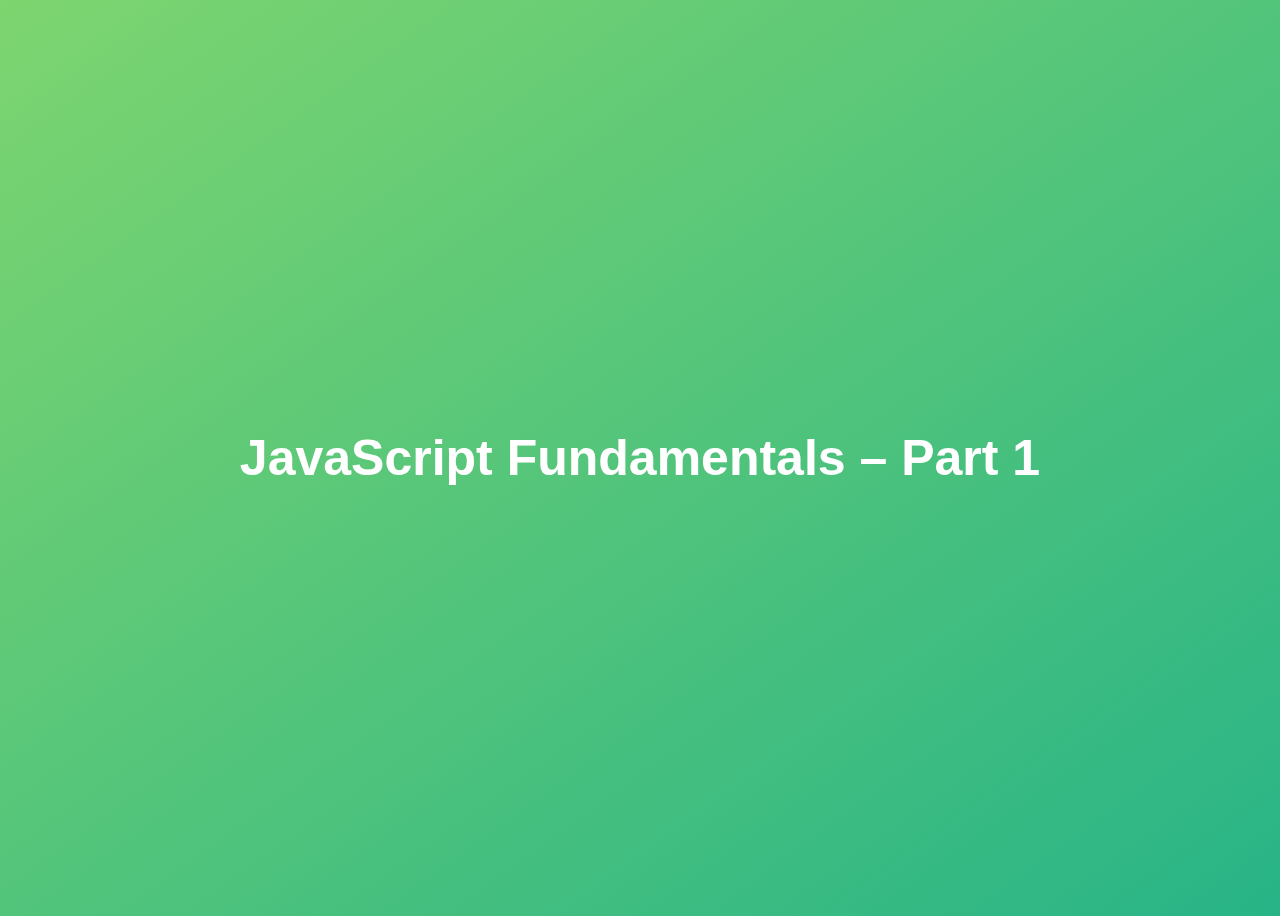
<file: 01-Fundamentals-Part-1/index.html>
<!DOCTYPE html>
<html lang="en">
  <head>
    <meta charset="UTF-8" />
    <meta name="viewport" content="width=device-width, initial-scale=1.0" />
    <meta http-equiv="X-UA-Compatible" content="ie=edge" />
    <title>JavaScript Fundamentals – Part 1</title>
    <style>
      body {
        height: 100vh;
        display: flex;
        align-items: center;
        background: linear-gradient(to top left, #28b487, #7dd56f);
      }
      h1 {
        font-family: sans-serif;
        font-size: 50px;
        line-height: 1.3;
        width: 100%;
        padding: 30px;
        text-align: center;
        color: white;
      }
    </style>
    <script src="script.js"></script>
    <script src="assigments.js"></script>
    <script src="challenges.js"></script>
  </head>
  <body>
    <h1>JavaScript Fundamentals – Part 1</h1>
  </body>
</html>
</file>
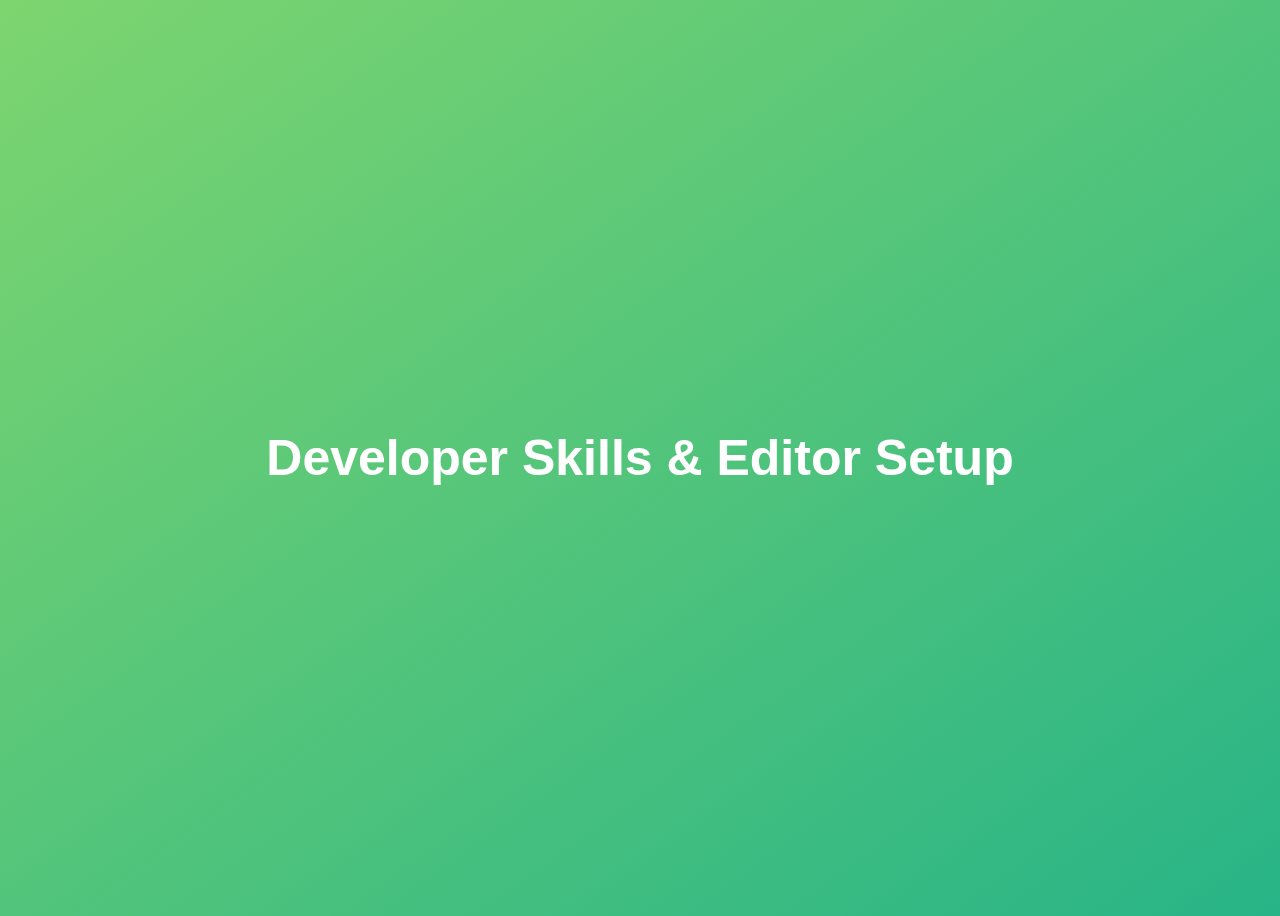
<file: 03-Developer-Skills/index.html>
<!DOCTYPE html>
<html lang="en">
  <head>
    <meta charset="UTF-8" />
    <meta name="viewport" content="width=device-width, initial-scale=1.0" />
    <meta http-equiv="X-UA-Compatible" content="ie=edge" />
    <title>Developer Skills & Editor Setup</title>
    <style>
      body {
        height: 100vh;
        display: flex;
        align-items: center;
        background: linear-gradient(to top left, #28b487, #7dd56f);
      }
      h1 {
        font-family: sans-serif;
        font-size: 50px;
        line-height: 1.3;
        width: 100%;
        padding: 30px;
        text-align: center;
        color: white;
      }
    </style>
  </head>
  <body>
    <h1>Developer Skills & Editor Setup</h1>
    <script src="script.js"></script>
  </body>
</html>
</file>
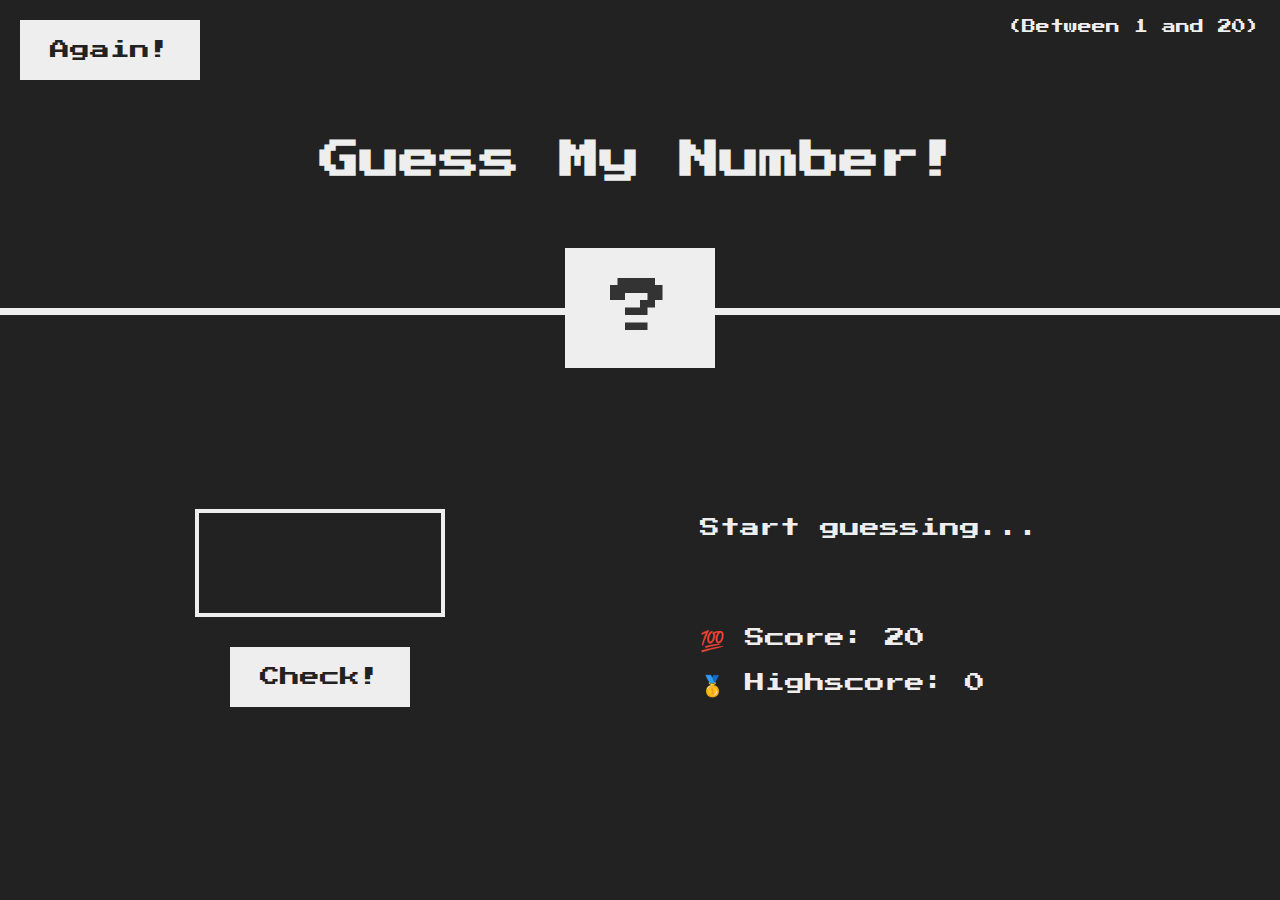
<file: 05-Guess-My-Number/index.html>
<!DOCTYPE html>
<html lang="en">
  <head>
    <meta charset="UTF-8" />
    <meta name="viewport" content="width=device-width, initial-scale=1.0" />
    <meta http-equiv="X-UA-Compatible" content="ie=edge" />
    <link rel="stylesheet" href="style.css" />
    <title>Guess My Number!</title>
  </head>
  <body> 
    <header>
      <h1>Guess My Number!</h1>
      <p class="between">(Between 1 and 20)</p>
      <button class="btn again">Again!</button>
      <div class="number">?</div>
    </header>
    <main>
      <section class="left">
        <input type="number" class="guess" />
        <button class="btn check">Check!</button>
      </section>
      <section class="right">
        <p class="message">Start guessing...</p>
        <p class="label-score">💯 Score: <span class="score">20</span></p>
        <p class="label-highscore">
          🥇 Highscore: <span class="highscore">0</span>
        </p>
      </section>
    </main>
    <script src="script.js"></script>
  </body>
</html>
</file>
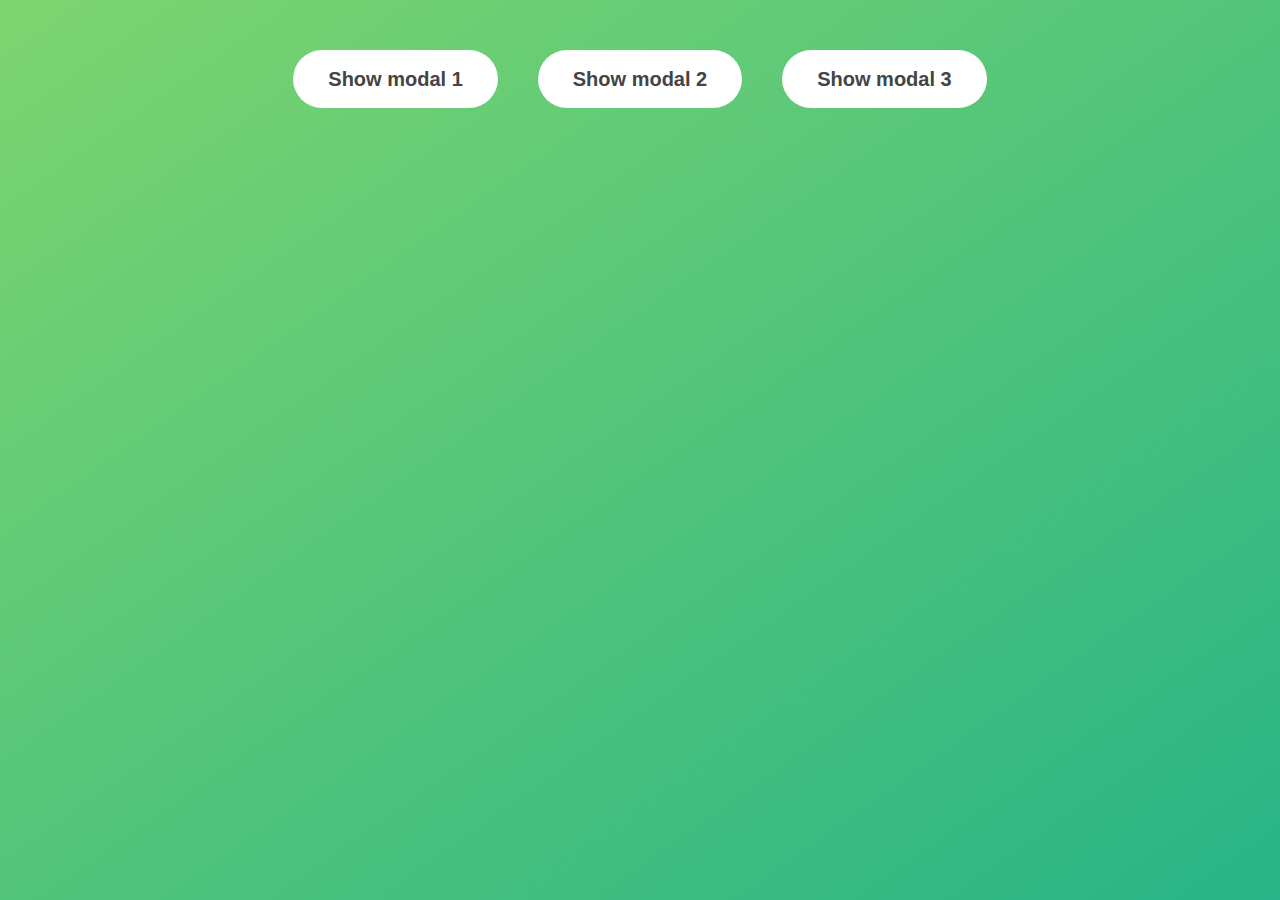
<file: 06-Modal/index.html>
<!DOCTYPE html>
<html lang="en">
  <head>
    <meta charset="UTF-8" />
    <meta name="viewport" content="width=device-width, initial-scale=1.0" />
    <meta http-equiv="X-UA-Compatible" content="ie=edge" />
    <link rel="stylesheet" href="style.css" />
    <title>Modal window</title>
  </head>
  <body>
    <button class="show-modal">Show modal 1</button>
    <button class="show-modal">Show modal 2</button>
    <button class="show-modal">Show modal 3</button>

    <div class="modal hidden">
      <button class="close-modal">&times;</button>
      <h1>I'm a modal window 😍</h1>
      <p>
        Lorem ipsum dolor sit amet, consectetur adipisicing elit, sed do eiusmod
        tempor incididunt ut labore et dolore magna aliqua. Ut enim ad minim
        veniam, quis nostrud exercitation ullamco laboris nisi ut aliquip ex ea
        commodo consequat. Duis aute irure dolor in reprehenderit in voluptate
        velit esse cillum dolore eu fugiat nulla pariatur. Excepteur sint
        occaecat cupidatat non proident, sunt in culpa qui officia deserunt
        mollit anim id est laborum.
      </p>
    </div>
    <div class="overlay hidden"></div>

    <script src="script.js"></script>
  </body>
</html>
</file>
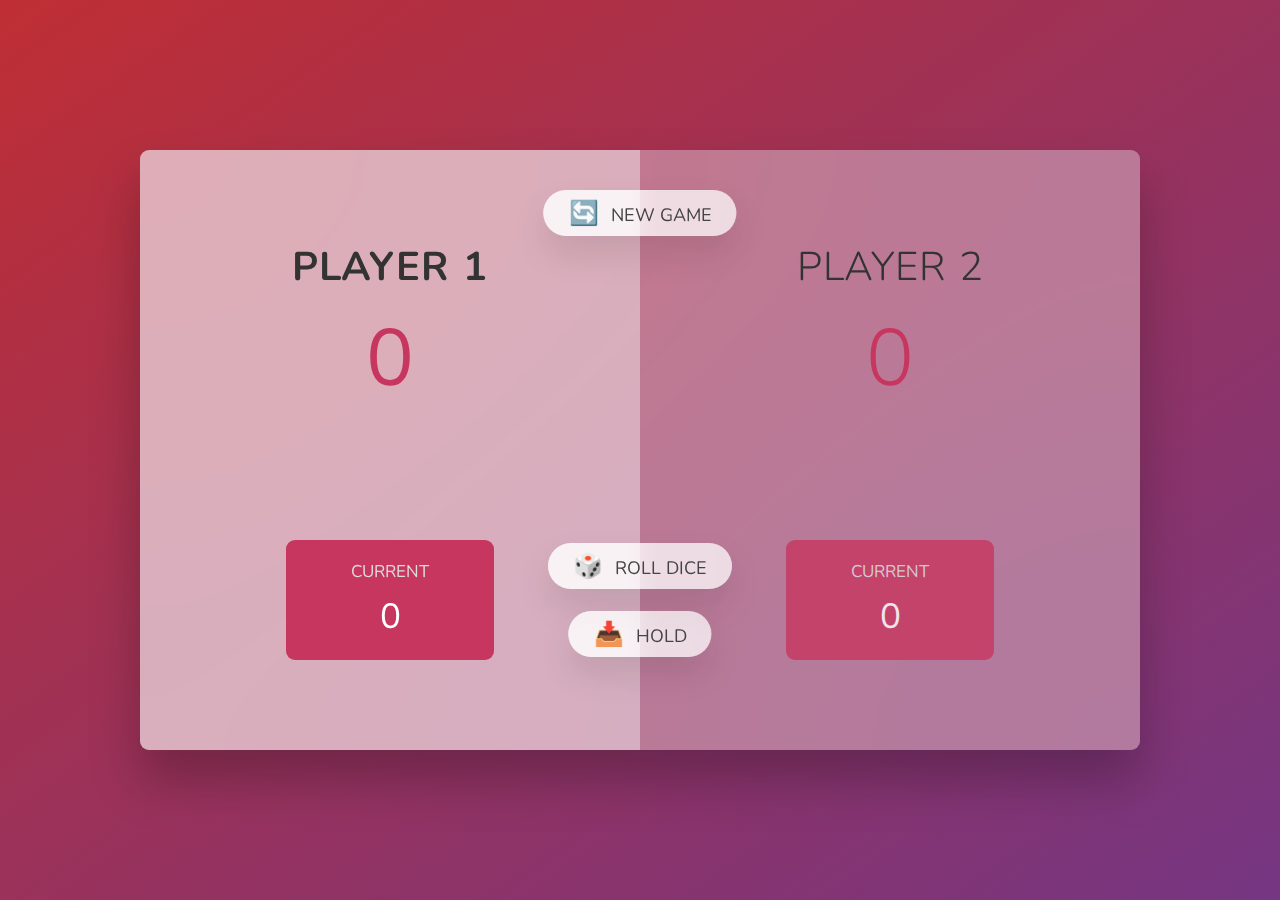
<file: 07-Pig-Game/index.html>
<!DOCTYPE html>
<html lang="en">
    <head>
        <meta charset="UTF-8" />
        <meta name="viewport" content="width=device-width, initial-scale=1.0" />
        <meta http-equiv="X-UA-Compatible" content="ie=edge" />
        <link rel="stylesheet" href="style.css" />
        <title>Pig Game</title>
    </head>
    <body>
        <main>
            <section class="player player--0 player--active">
                <h2 class="name" id="name--0">Player 1</h2>
                <p class="score" id="score--0">43</p>
                <!--43-->
                <div class="current">
                    <p class="current-label">Current</p>
                    <p class="current-score" id="current--0">0</p>
                </div>
            </section>
            <section class="player player--1">
                <h2 class="name" id="name--1">Player 2</h2>
                <p class="score" id="score--1">24</p>
                <!--24-->
                <div class="current">
                    <p class="current-label">Current</p>
                    <p class="current-score" id="current--1">0</p>
                </div>
            </section>

            <img src="dice-5.png" alt="Playing dice" class="dice" />
            <button class="btn btn--new">🔄 New game</button>
            <button class="btn btn--roll">🎲 Roll dice</button>
            <button class="btn btn--hold">📥 Hold</button>
        </main>
        <script src="script.js"></script>
    </body>
</html>
</file>
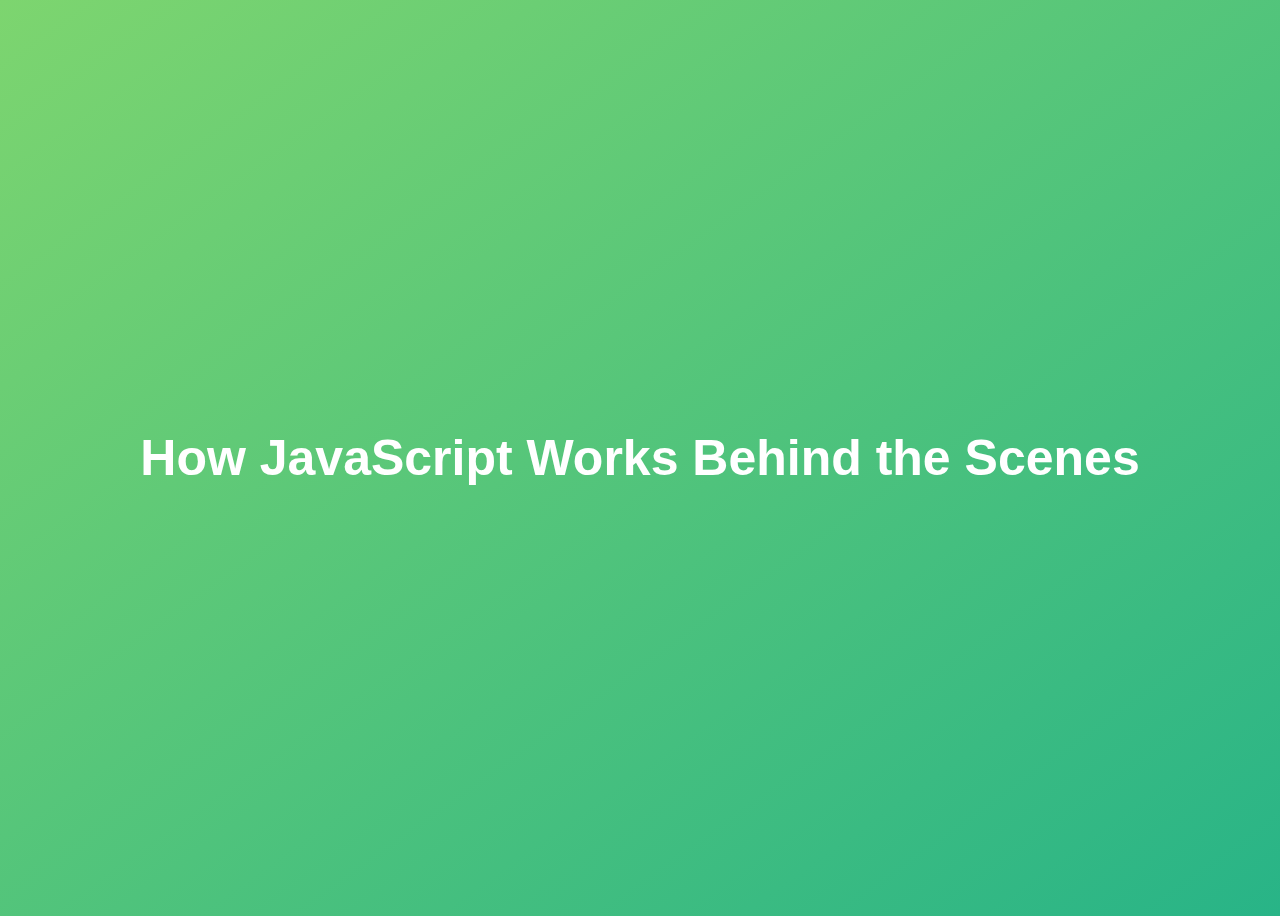
<file: 08-Behind-the-Scenes/index.html>
<!DOCTYPE html>
<html lang="en">
  <head>
    <meta charset="UTF-8" />
    <meta name="viewport" content="width=device-width, initial-scale=1.0" />
    <meta http-equiv="X-UA-Compatible" content="ie=edge" />
    <title>How JavaScript Works Behind the Scenes</title>
    <style>
      body {
        height: 100vh;
        display: flex;
        align-items: center;
        background: linear-gradient(to top left, #28b487, #7dd56f);
      }
      h1 {
        font-family: sans-serif;
        font-size: 50px;
        line-height: 1.3;
        width: 100%;
        padding: 30px;
        text-align: center;
        color: white;
      }
    </style>
  </head>
  <body>
    <h1>How JavaScript Works Behind the Scenes</h1>
    <script src="script.js"></script>
  </body>
</html>
</file>
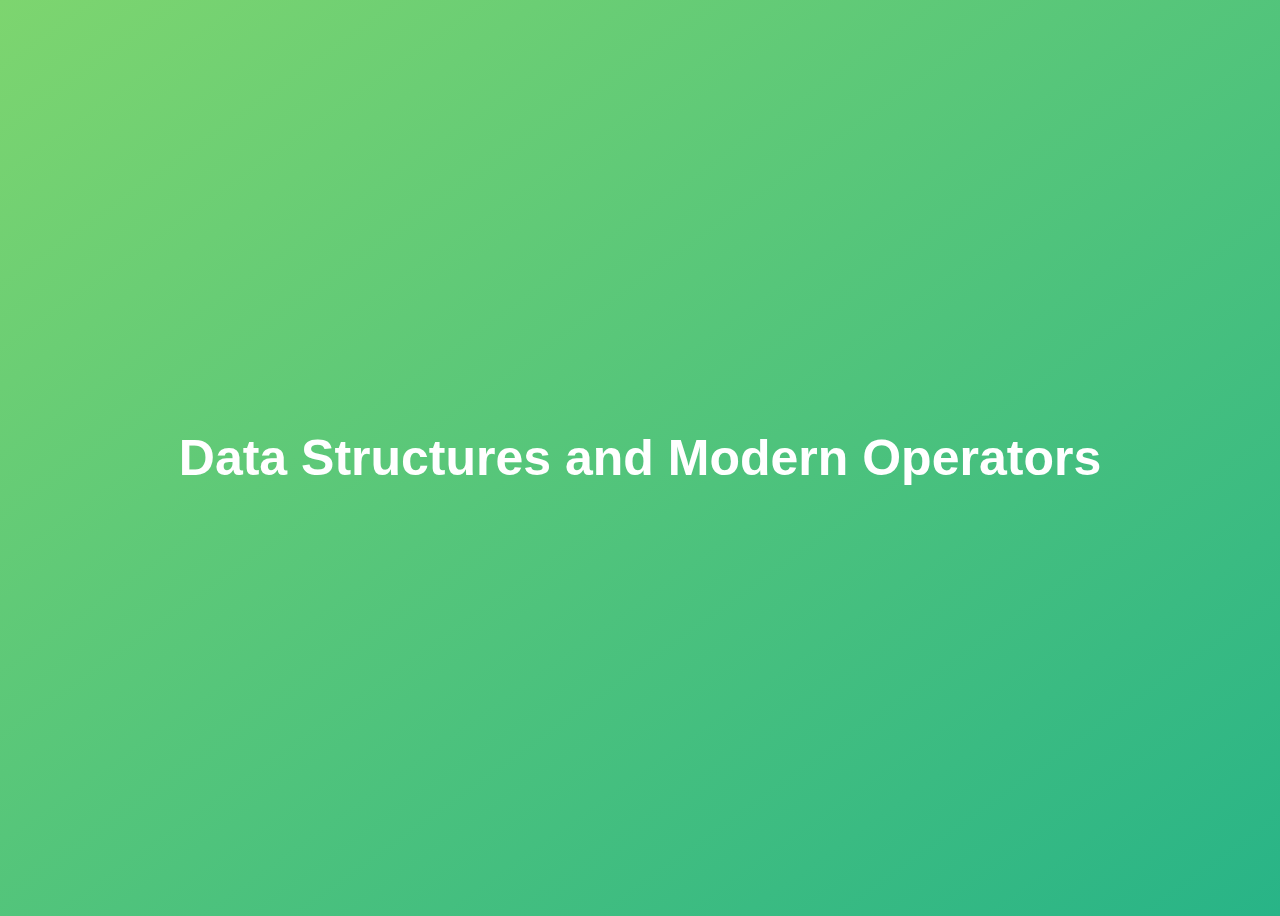
<file: 09-Data-Structures-Operators/index.html>
<!DOCTYPE html>
<html lang="en">
    <head>
        <meta charset="UTF-8" />
        <meta name="viewport" content="width=device-width, initial-scale=1.0" />
        <meta http-equiv="X-UA-Compatible" content="ie=edge" />
        <title>Data Structures and Modern Operators</title>
        <style>
            body {
                height: 100vh;
                display: flex;
                align-items: center;
                background: linear-gradient(to top left, #28b487, #7dd56f);
            }
            h1 {
                font-family: sans-serif;
                font-size: 50px;
                line-height: 1.3;
                width: 100%;
                padding: 30px;
                text-align: center;
                color: white;
            }
            button {
                width: 50px;
                height: 20px;
                margin: 10px;
            }
            textarea {
                width: 300px;
                height: 100px;
            }
        </style>
    </head>
    <body>
        <h1>Data Structures and Modern Operators</h1>
        <script src="script.js"></script>
    </body>
</html>
</file>
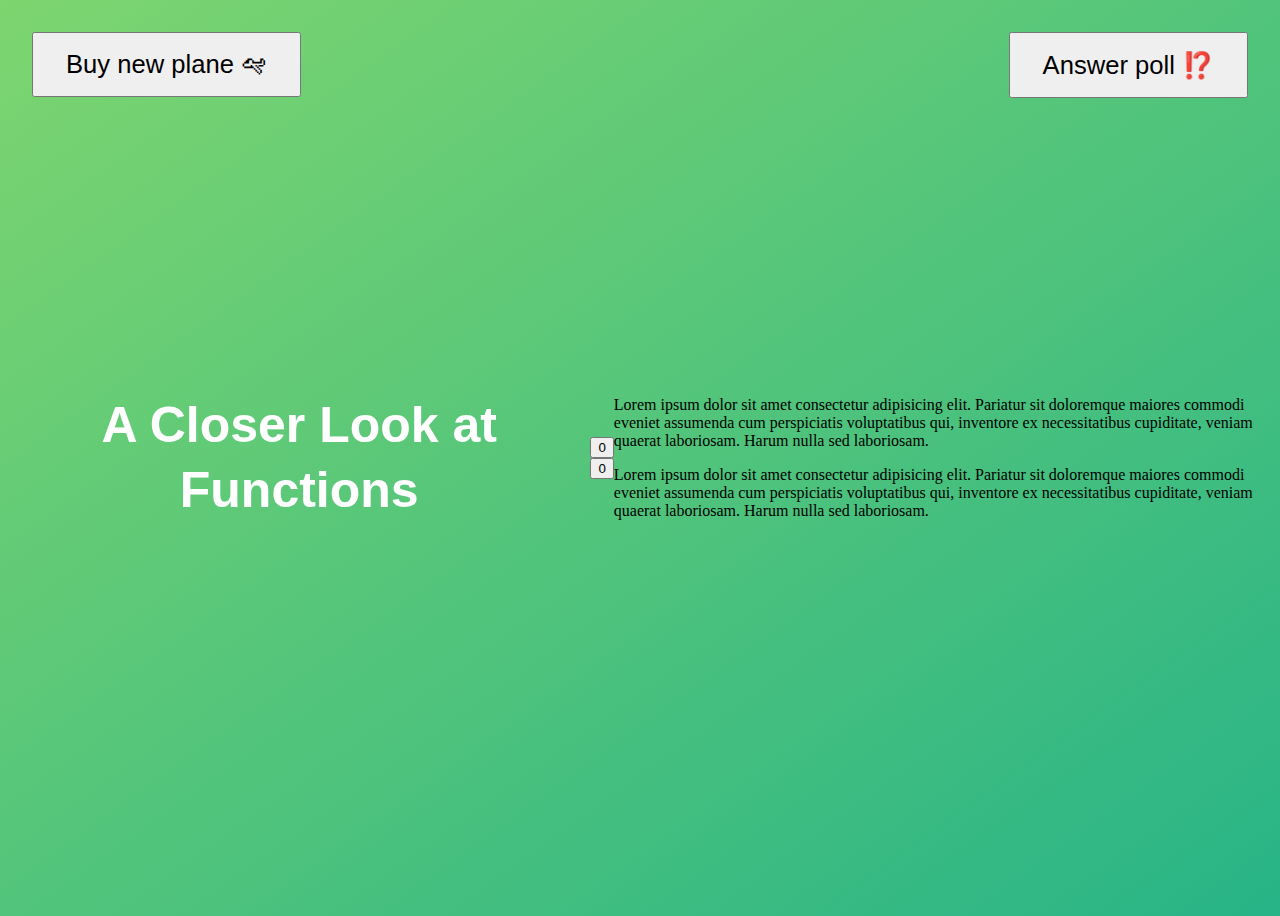
<file: 10-Functions/index.html>
<!DOCTYPE html>
<html lang="en">
    <head>
        <meta charset="UTF-8" />
        <meta name="viewport" content="width=device-width, initial-scale=1.0" />
        <meta http-equiv="X-UA-Compatible" content="ie=edge" />
        <title>A Closer Look at Functions</title>
        <style>
            body {
                height: 100vh;
                display: flex;
                align-items: center;
                background: linear-gradient(to top left, #28b487, #7dd56f);
            }
            h1 {
                font-family: sans-serif;
                font-size: 50px;
                line-height: 1.3;
                width: 100%;
                padding: 30px;
                text-align: center;
                color: white;
            }
            .buy,
            .poll {
                font-size: 1.6rem;
                padding: 1rem 2rem;
                position: absolute;
                top: 2rem;
            }
            .buy {
                left: 2rem;
            }
            .poll {
                right: 2rem;
            }
        </style>
    </head>
    <body>
        <h1>A Closer Look at Functions</h1>
        <button class="buy">Buy new plane 🛩</button>
        <button class="poll">Answer poll ⁉️</button>
        <div class="">
            <button class="btn">0</button>
            <button class="btn">0</button>
        </div>
        <div class="">
            <p class="p">
                Lorem ipsum dolor sit amet consectetur adipisicing elit. Pariatur sit doloremque maiores commodi eveniet assumenda cum perspiciatis voluptatibus qui, inventore ex necessitatibus cupiditate, veniam quaerat
                laboriosam. Harum nulla sed laboriosam.
            </p>
            <p class="p">
                Lorem ipsum dolor sit amet consectetur adipisicing elit. Pariatur sit doloremque maiores commodi eveniet assumenda cum perspiciatis voluptatibus qui, inventore ex necessitatibus cupiditate, veniam quaerat
                laboriosam. Harum nulla sed laboriosam.
            </p>
        </div>
        <script src="script.js"></script>
    </body>
</html>
</file>
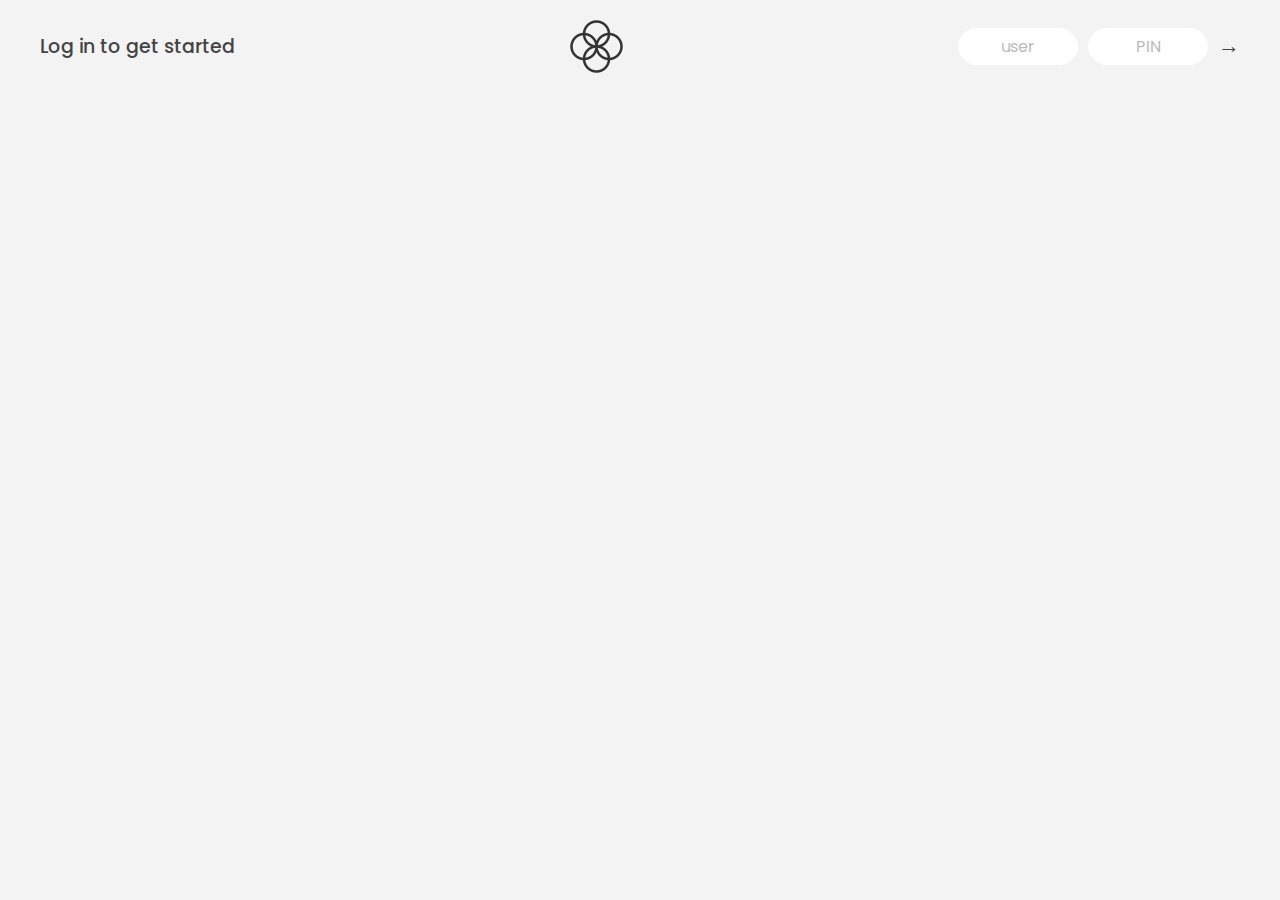
<file: 11-Arrays-Bankist/index.html>
<!DOCTYPE html>
<html lang="en">
    <head>
        <meta charset="UTF-8" />
        <meta name="viewport" content="width=device-width, initial-scale=1.0" />
        <meta http-equiv="X-UA-Compatible" content="ie=edge" />
        <link rel="shortcut icon" type="image/png" href="/icon.png" />

        <link href="https://fonts.googleapis.com/css?family=Poppins:400,500,600&display=swap" rel="stylesheet" />

        <link rel="stylesheet" href="style.css" />
        <title>Bankist</title>
    </head>
    <body>
        <!-- TOP NAVIGATION -->
        <nav>
            <p class="welcome">Log in to get started</p>
            <img src="logo.png" alt="Logo" class="logo" />
            <!-- <form class="login" onsubmit="return false;"> -->
            <!--добавил onsubmit="return false;" -->
            <form class="login">
                <input type="text" placeholder="user" class="login__input login__input--user" />
                <!-- In practice, use type="password" -->
                <input type="text" placeholder="PIN" maxlength="4" class="login__input login__input--pin" />
                <button class="login__btn">&rarr;</button>
            </form>
        </nav>

        <main class="app">
            <!-- BALANCE -->
            <div class="balance">
                <div>
                    <p class="balance__label">Current balance</p>
                    <p class="balance__date">As of <span class="date">05/03/2037</span></p>
                </div>
                <p class="balance__value">0000€</p>
            </div>

            <!-- MOVEMENTS -->
            <div class="movements">
                <div class="movements__row">
                    <div class="movements__type movements__type--deposit">2 deposit</div>
                    <div class="movements__date">3 days ago</div>
                    <div class="movements__value">4 000€</div>
                </div>
                <div class="movements__row">
                    <div class="movements__type movements__type--withdrawal">1 withdrawal</div>
                    <div class="movements__date">24/01/2037</div>
                    <div class="movements__value">-378€</div>
                </div>
            </div>

            <!-- SUMMARY -->
            <div class="summary">
                <p class="summary__label">In</p>
                <p class="summary__value summary__value--in">0000€</p>
                <p class="summary__label">Out</p>
                <p class="summary__value summary__value--out">0000€</p>
                <p class="summary__label">Interest</p>
                <p class="summary__value summary__value--interest">0000€</p>
                <button class="btn--sort">&downarrow; SORT</button>
            </div>

            <!-- OPERATION: TRANSFERS -->
            <div class="operation operation--transfer">
                <h2>Transfer money</h2>
                <form class="form form--transfer">
                    <input type="text" class="form__input form__input--to" />
                    <input type="number" class="form__input form__input--amount" />
                    <button class="form__btn form__btn--transfer">&rarr;</button>
                    <label class="form__label">Transfer to</label>
                    <label class="form__label">Amount</label>
                </form>
            </div>

            <!-- OPERATION: LOAN -->
            <div class="operation operation--loan">
                <h2>Request loan</h2>
                <form class="form form--loan">
                    <input type="number" class="form__input form__input--loan-amount" />
                    <button class="form__btn form__btn--loan">&rarr;</button>
                    <label class="form__label form__label--loan">Amount</label>
                </form>
            </div>

            <!-- OPERATION: CLOSE -->
            <div class="operation operation--close">
                <h2>Close account</h2>
                <form class="form form--close">
                    <input type="text" class="form__input form__input--user" />
                    <input type="password" maxlength="6" class="form__input form__input--pin" />
                    <button class="form__btn form__btn--close">&rarr;</button>
                    <label class="form__label">Confirm user</label>
                    <label class="form__label">Confirm PIN</label>
                </form>
            </div>

            <!-- LOGOUT TIMER -->
            <p class="logout-timer">You will be logged out in <span class="timer">05:00</span></p>
        </main>

        <!-- <footer>
      &copy; by Jonas Schmedtmann. Don't claim as your own :)
    </footer> -->

        <script src="script.js"></script>
    </body>
</html>
</file>
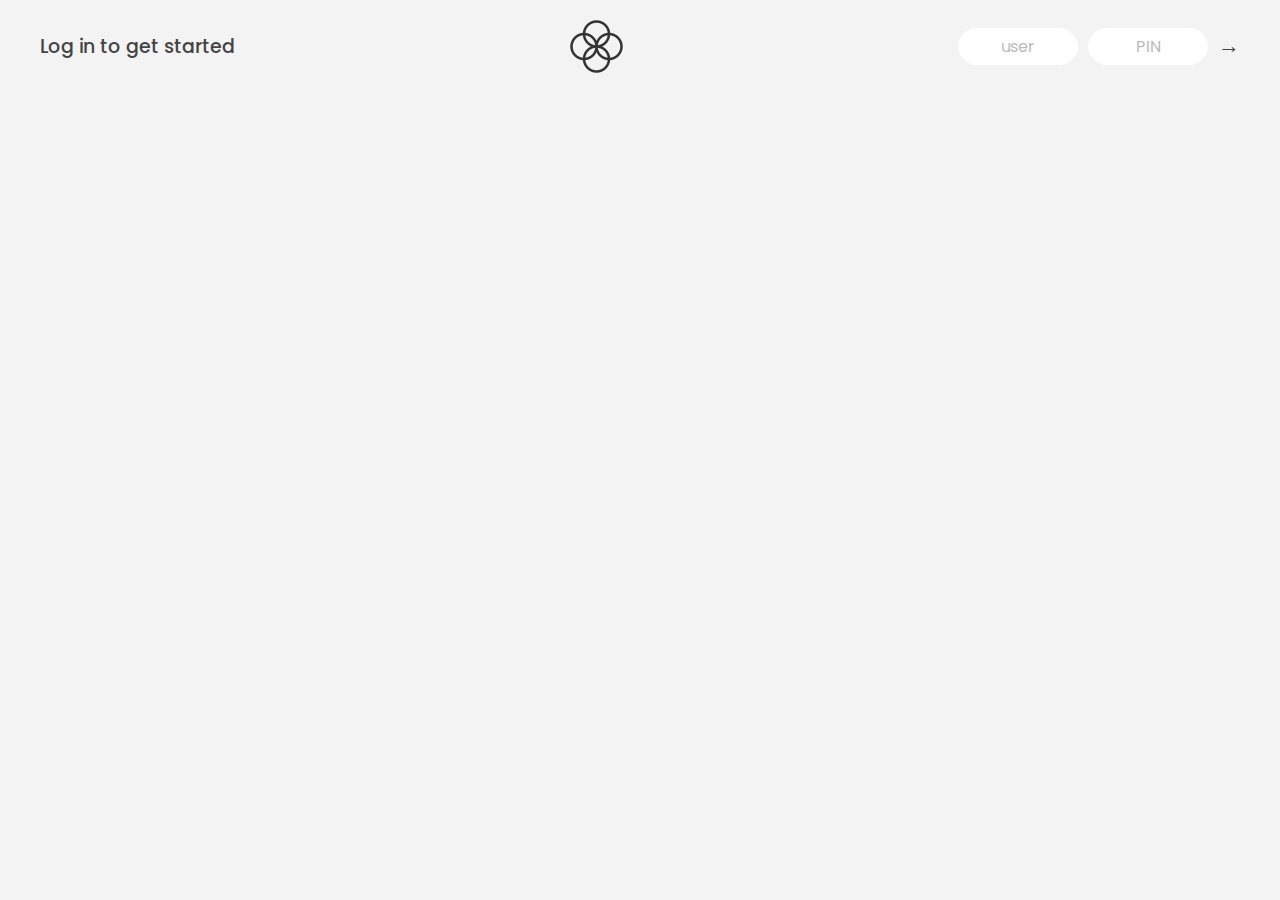
<file: 12-Numbers-Dates-Timers-Bankist/index.html>
<!DOCTYPE html>
<html lang="en">
  <head> 
    <meta charset="UTF-8" />
    <meta name="viewport" content="width=device-width, initial-scale=1.0" />
    <meta http-equiv="X-UA-Compatible" content="ie=edge" />
    <link rel="shortcut icon" type="image/png" href="/icon.png" />

    <link
      href="https://fonts.googleapis.com/css?family=Poppins:400,500,600&display=swap"
      rel="stylesheet"
    />

    <link rel="stylesheet" href="style.css" />
    <title>Bankist</title>
  </head>
  <body>
    <!-- TOP NAVIGATION -->
    <nav>
      <p class="welcome">Log in to get started</p>
      <img src="logo.png" alt="Logo" class="logo" />
      <form class="login">
        <input
          type="text"
          placeholder="user"
          class="login__input login__input--user"
        />
        <!-- In practice, use type="password" -->
        <input
          type="text"
          placeholder="PIN"
          maxlength="4"
          class="login__input login__input--pin"
        />
        <button class="login__btn">&rarr;</button>
      </form>
    </nav>

    <main class="app">
      <!-- BALANCE -->
      <div class="balance">
        <div>
          <p class="balance__label">Current balance</p>
          <p class="balance__date">
            As of <span class="date">05/03/2037</span>
          </p>
        </div>
        <p class="balance__value">0000€</p>
      </div>

      <!-- MOVEMENTS -->
      <div class="movements">
        <div class="movements__row">
          <div class="movements__type movements__type--deposit">2 deposit</div>
          <div class="movements__date">3 days ago</div>
          <div class="movements__value">4 000€</div>
        </div>
        <div class="movements__row">
          <div class="movements__type movements__type--withdrawal">
            1 withdrawal
          </div>
          <div class="movements__date">24/01/2037</div>
          <div class="movements__value">-378€</div>
        </div>
      </div>

      <!-- SUMMARY -->
      <div class="summary">
        <p class="summary__label">In</p>
        <p class="summary__value summary__value--in">0000€</p>
        <p class="summary__label">Out</p>
        <p class="summary__value summary__value--out">0000€</p>
        <p class="summary__label">Interest</p>
        <p class="summary__value summary__value--interest">0000€</p>
        <button class="btn--sort">&downarrow; SORT</button>
      </div>

      <!-- OPERATION: TRANSFERS -->
      <div class="operation operation--transfer">
        <h2>Transfer money</h2>
        <form class="form form--transfer">
          <input type="text" class="form__input form__input--to" />
          <input type="number" class="form__input form__input--amount" />
          <button class="form__btn form__btn--transfer">&rarr;</button>
          <label class="form__label">Transfer to</label>
          <label class="form__label">Amount</label>
        </form>
      </div>

      <!-- OPERATION: LOAN -->
      <div class="operation operation--loan">
        <h2>Request loan</h2>
        <form class="form form--loan">
          <input type="number" class="form__input form__input--loan-amount" />
          <button class="form__btn form__btn--loan">&rarr;</button>
          <label class="form__label form__label--loan">Amount</label>
        </form>
      </div>

      <!-- OPERATION: CLOSE -->
      <div class="operation operation--close">
        <h2>Close account</h2>
        <form class="form form--close">
          <input type="text" class="form__input form__input--user" />
          <input
            type="password"
            maxlength="6"
            class="form__input form__input--pin"
          />
          <button class="form__btn form__btn--close">&rarr;</button>
          <label class="form__label">Confirm user</label>
          <label class="form__label">Confirm PIN</label>
        </form>
      </div>

      <!-- LOGOUT TIMER -->
      <p class="logout-timer">
        You will be logged out in <span class="timer">05:00</span>
      </p>
    </main>

    <!-- <footer>
      &copy; by Jonas Schmedtmann. Don't claim as your own :)
    </footer> -->

    <script src="script.js"></script>
  </body>
</html>
</file>
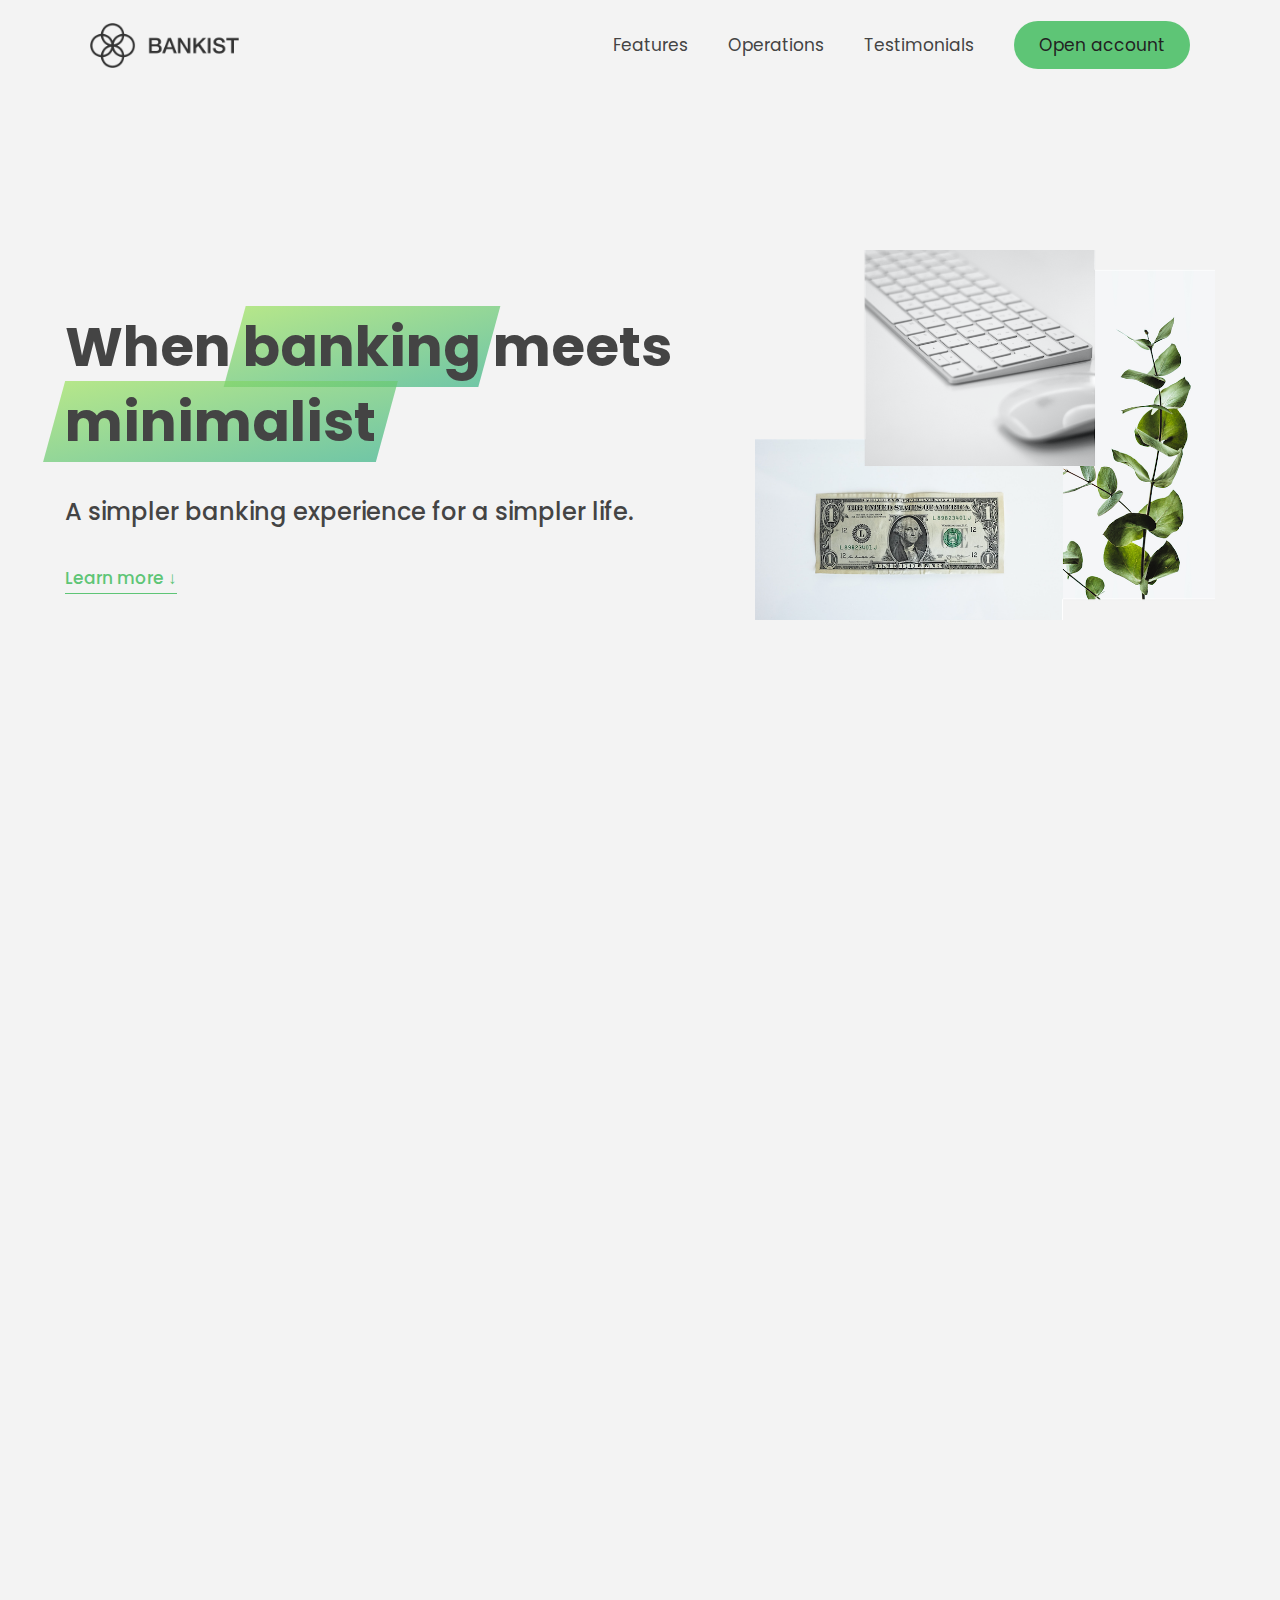
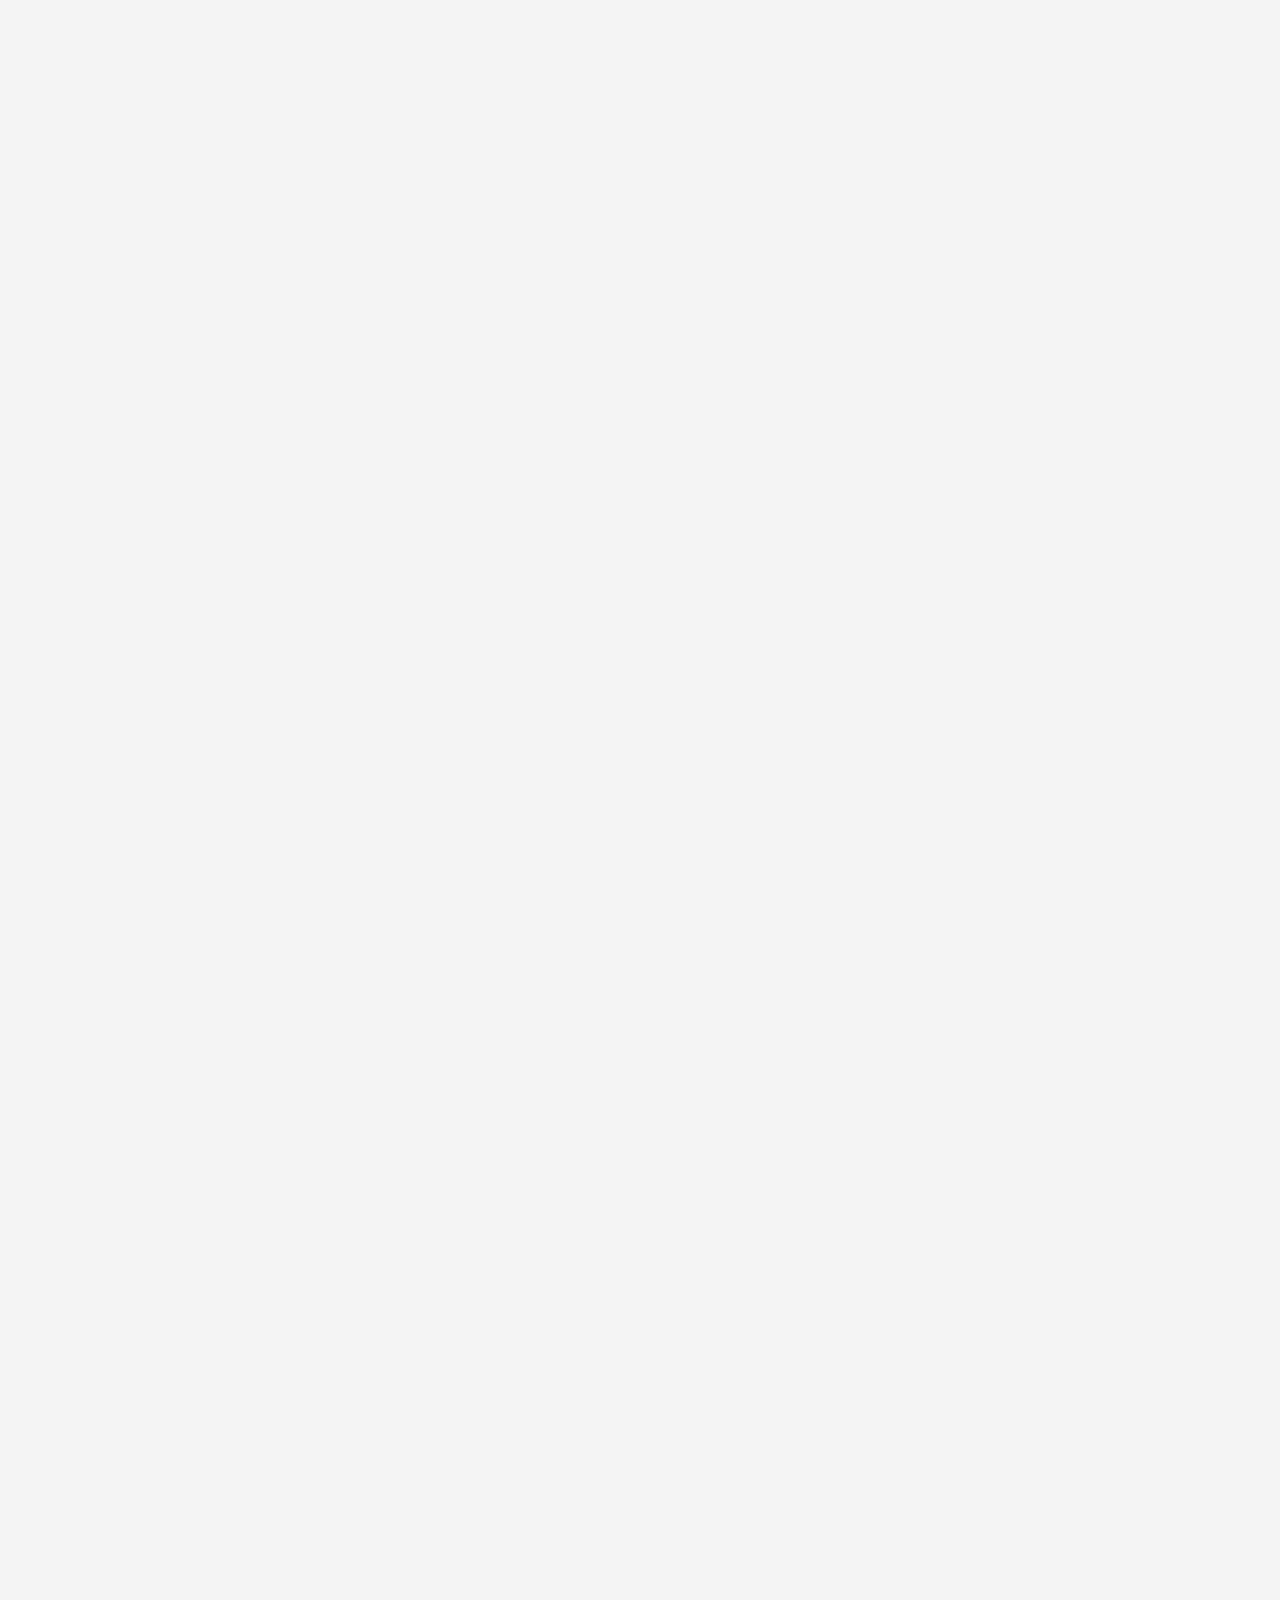
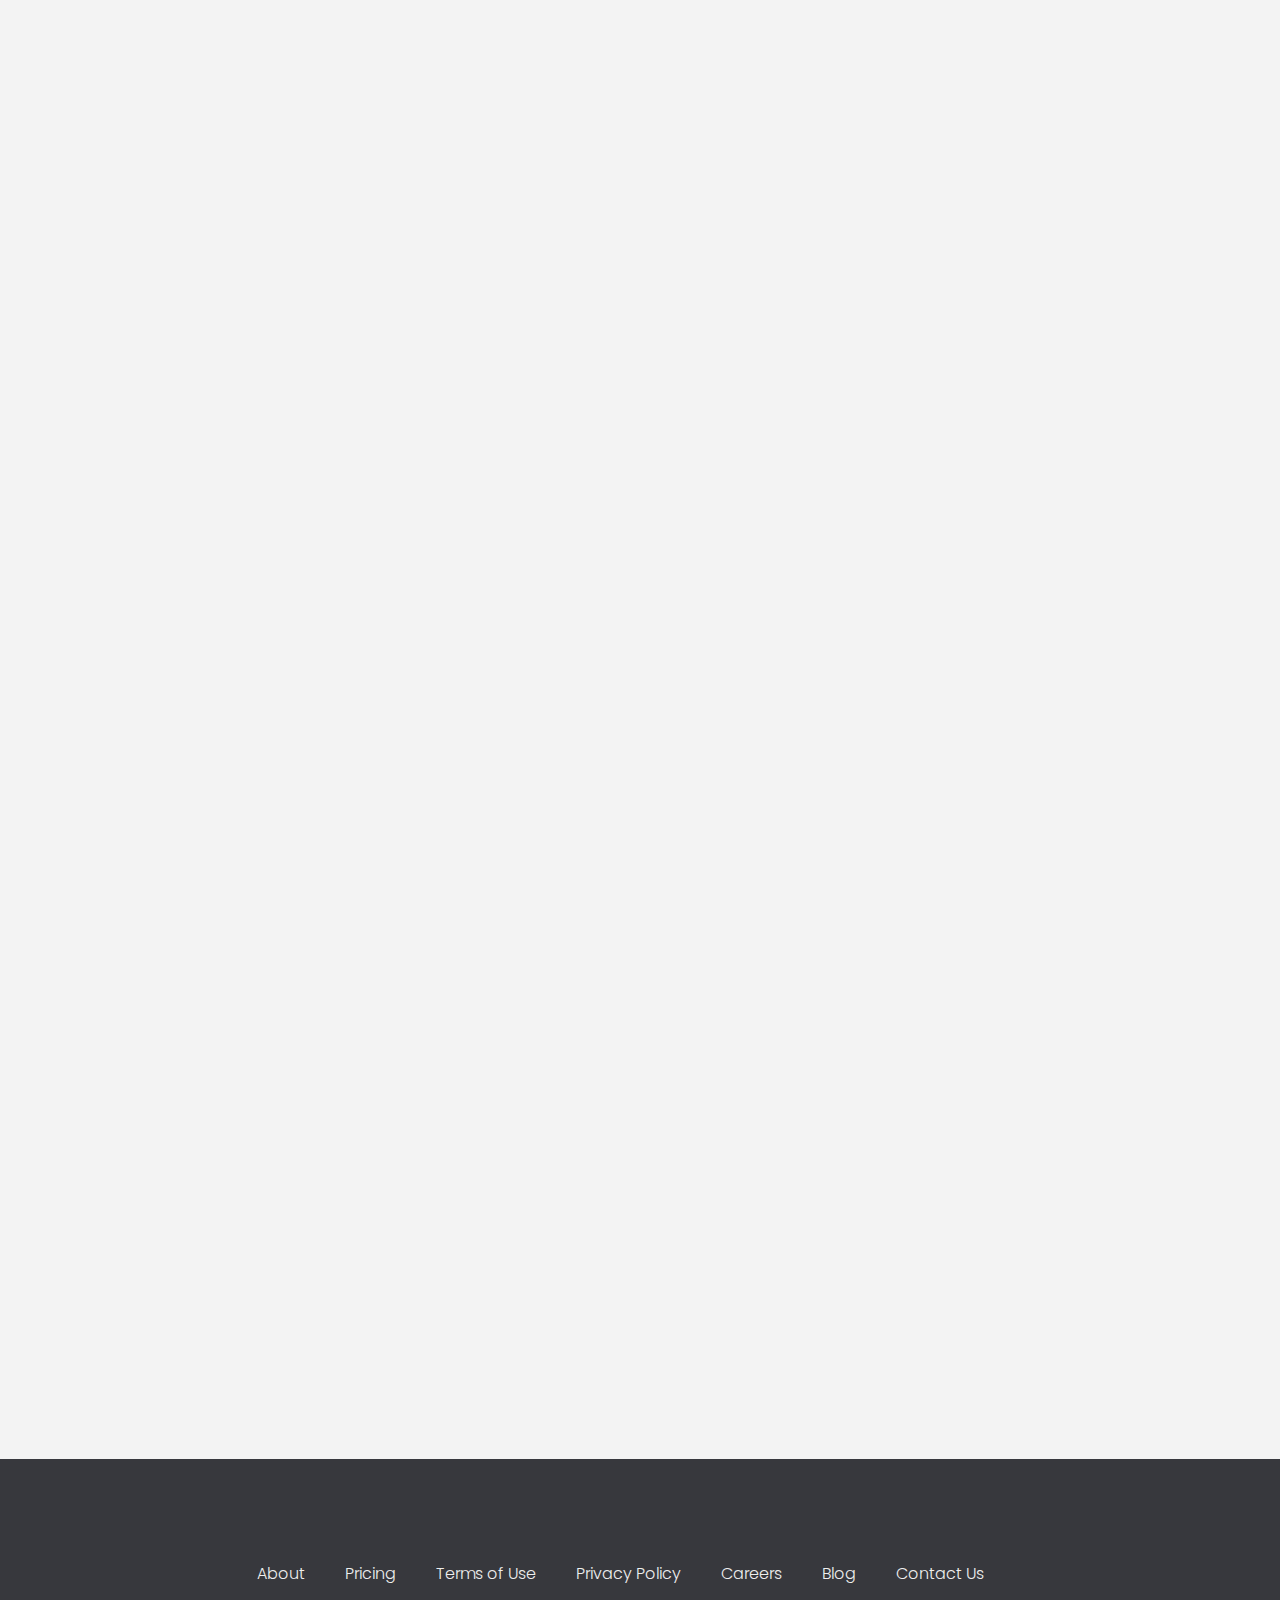
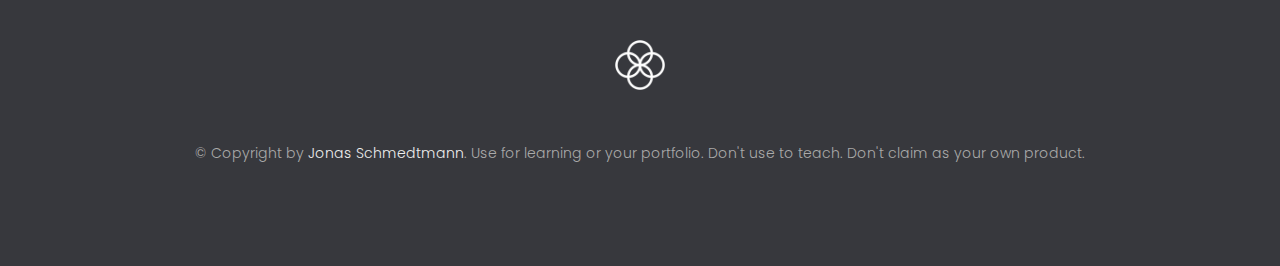
<file: 13-Advanced-DOM-Bankist/index.html>
<!DOCTYPE html>
<html lang="en">
    <head>
        <meta charset="UTF-8" />
        <meta name="viewport" content="width=device-width, initial-scale=1.0" />
        <meta http-equiv="X-UA-Compatible" content="ie=edge" />
        <link rel="shortcut icon" type="image/png" href="img/icon.png" />

        <link href="https://fonts.googleapis.com/css?family=Poppins:300,400,500,600&display=swap" rel="stylesheet" />
        <link rel="stylesheet" href="style.css" />
        <title>Bankist | When Banking meets Minimalist</title>

        <script defer src="script.js"></script>
    </head>
    <body>
        <header class="header">
            <nav class="nav">
                <img src="img/logo.png" alt="Bankist logo" data-version-number="123" designer="test designer attribute" class="nav__logo" id="logo" />
                <ul class="nav__links">
                    <li class="nav__item">
                        <a class="nav__link" href="#section--1">Features</a>
                    </li>
                    <li class="nav__item">
                        <a class="nav__link" href="#section--2">Operations</a>
                    </li>
                    <li class="nav__item">
                        <a class="nav__link" href="#section--3">Testimonials</a>
                    </li>
                    <li class="nav__item">
                        <a class="nav__link nav__link--btn btn--show-modal" href="#">Open account</a>
                    </li>
                </ul>
            </nav>

            <div class="header__title">
                <h1>
                    When
                    <!-- Green highlight effect -->
                    <span class="highlight">banking</span>
                    meets<br />
                    <span class="highlight">minimalist</span>
                </h1>
                <h4>A simpler banking experience for a simpler life.</h4>
                <button class="btn--text btn--scroll-to">Learn more &DownArrow;</button>
                <img src="img/hero.png" class="header__img" alt="Minimalist bank items" />
            </div>
        </header>

        <section class="section" id="section--1">
            <div class="section__title">
                <h2 class="section__description">Features</h2>
                <h3 class="section__header">Everything you need in a modern bank and more.</h3>
            </div>

            <div class="features">
                <img src="img/digital-lazy.jpg" data-src="img/digital.jpg" alt="Computer" class="features__img lazy-img" />
                <div class="features__feature">
                    <div class="features__icon">
                        <svg>
                            <use xlink:href="img/icons.svg#icon-monitor"></use>
                        </svg>
                    </div>
                    <h5 class="features__header">100% digital bank</h5>
                    <p>Lorem ipsum dolor sit amet consectetur adipisicing elit. Unde alias sint quos? Accusantium a fugiat porro reiciendis saepe quibusdam debitis ducimus.</p>
                </div>

                <div class="features__feature">
                    <div class="features__icon">
                        <svg>
                            <use xlink:href="img/icons.svg#icon-trending-up"></use>
                        </svg>
                    </div>
                    <h5 class="features__header">Watch your money grow</h5>
                    <p>Nesciunt quos autem dolorum voluptates cum dolores dicta fuga inventore ab? Nulla incidunt eius numquam sequi iste pariatur quibusdam!</p>
                </div>
                <img src="img/grow-lazy.jpg" data-src="img/grow.jpg" alt="Plant" class="features__img lazy-img" />

                <img src="img/card-lazy.jpg" data-src="img/card.jpg" alt="Credit card" class="features__img lazy-img" />
                <div class="features__feature">
                    <div class="features__icon">
                        <svg>
                            <use xlink:href="img/icons.svg#icon-credit-card"></use>
                        </svg>
                    </div>
                    <h5 class="features__header">Free debit card included</h5>
                    <p>Quasi, fugit in cumque cupiditate reprehenderit debitis animi enim eveniet consequatur odit quam quos possimus assumenda dicta fuga inventore ab.</p>
                </div>
            </div>
        </section>

        <section class="section" id="section--2">
            <div class="section__title">
                <h2 class="section__description">Operations</h2>
                <h3 class="section__header">Everything as simple as possible, but no simpler.</h3>
            </div>

            <div class="operations">
                <div class="operations__tab-container">
                    <button class="btn operations__tab operations__tab--1 operations__tab--active" data-tab="1"><span>01</span>Instant Transfers</button>
                    <button class="btn operations__tab operations__tab--2" data-tab="2"><span>02</span>Instant Loans</button>
                    <button class="btn operations__tab operations__tab--3" data-tab="3"><span>03</span>Instant Closing</button>
                </div>
                <div class="operations__content operations__content--1 operations__content--active">
                    <div class="operations__icon operations__icon--1">
                        <svg>
                            <use xlink:href="img/icons.svg#icon-upload"></use>
                        </svg>
                    </div>
                    <h5 class="operations__header">Tranfser money to anyone, instantly! No fees, no BS.</h5>
                    <p>
                        Lorem ipsum dolor sit amet, consectetur adipisicing elit, sed do eiusmod tempor incididunt ut labore et dolore magna aliqua. Ut enim ad minim veniam, quis nostrud exercitation ullamco laboris nisi
                        ut aliquip ex ea commodo consequat.
                    </p>
                </div>

                <div class="operations__content operations__content--2">
                    <div class="operations__icon operations__icon--2">
                        <svg>
                            <use xlink:href="img/icons.svg#icon-home"></use>
                        </svg>
                    </div>
                    <h5 class="operations__header">Buy a home or make your dreams come true, with instant loans.</h5>
                    <p>
                        Duis aute irure dolor in reprehenderit in voluptate velit esse cillum dolore eu fugiat nulla pariatur. Excepteur sint occaecat cupidatat non proident, sunt in culpa qui officia deserunt mollit
                        anim id est laborum.
                    </p>
                </div>
                <div class="operations__content operations__content--3">
                    <div class="operations__icon operations__icon--3">
                        <svg>
                            <use xlink:href="img/icons.svg#icon-user-x"></use>
                        </svg>
                    </div>
                    <h5 class="operations__header">No longer need your account? No problem! Close it instantly.</h5>
                    <p>
                        Excepteur sint occaecat cupidatat non proident, sunt in culpa qui officia deserunt mollit anim id est laborum. Ut enim ad minim veniam, quis nostrud exercitation ullamco laboris nisi ut aliquip ex
                        ea commodo consequat.
                    </p>
                </div>
            </div>
        </section>

        <section class="section" id="section--3">
            <div class="section__title section__title--testimonials">
                <h2 class="section__description">Not sure yet?</h2>
                <h3 class="section__header">Millions of Bankists are already making their lifes simpler.</h3>
            </div>

            <div class="slider">
                <div class="slide slide--1">
                    <div class="testimonial">
                        <h5 class="testimonial__header">Best financial decision ever!</h5>
                        <blockquote class="testimonial__text">
                            Lorem ipsum dolor sit, amet consectetur adipisicing elit. Accusantium quas quisquam non? Quas voluptate nulla minima deleniti optio ullam nesciunt, numquam corporis et asperiores laboriosam
                            sunt, praesentium suscipit blanditiis. Necessitatibus id alias reiciendis, perferendis facere pariatur dolore veniam autem esse non voluptatem saepe provident nihil molestiae.
                        </blockquote>
                        <address class="testimonial__author">
                            <img src="img/user-1.jpg" alt="" class="testimonial__photo" />
                            <h6 class="testimonial__name">Aarav Lynn</h6>
                            <p class="testimonial__location">San Francisco, USA</p>
                        </address>
                    </div>
                </div>

                <div class="slide slide--2">
                    <div class="testimonial">
                        <h5 class="testimonial__header">The last step to becoming a complete minimalist</h5>
                        <blockquote class="testimonial__text">
                            Quisquam itaque deserunt ullam, quia ea repellendus provident, ducimus neque ipsam modi voluptatibus doloremque, corrupti laborum. Incidunt numquam perferendis veritatis neque repellendus.
                            Lorem, ipsum dolor sit amet consectetur adipisicing elit. Illo deserunt exercitationem deleniti.
                        </blockquote>
                        <address class="testimonial__author">
                            <img src="img/user-2.jpg" alt="" class="testimonial__photo" />
                            <h6 class="testimonial__name">Miyah Miles</h6>
                            <p class="testimonial__location">London, UK</p>
                        </address>
                    </div>
                </div>

                <div class="slide slide--3">
                    <div class="testimonial">
                        <h5 class="testimonial__header">Finally free from old-school banks</h5>
                        <blockquote class="testimonial__text">
                            Debitis, nihil sit minus suscipit magni aperiam vel tenetur incidunt commodi architecto numquam omnis nulla autem, necessitatibus blanditiis modi similique quidem. Odio aliquam culpa dicta
                            beatae quod maiores ipsa minus consequatur error sunt, deleniti saepe aliquid quos inventore sequi. Necessitatibus id alias reiciendis, perferendis facere.
                        </blockquote>
                        <address class="testimonial__author">
                            <img src="img/user-3.jpg" alt="" class="testimonial__photo" />
                            <h6 class="testimonial__name">Francisco Gomes</h6>
                            <p class="testimonial__location">Lisbon, Portugal</p>
                        </address>
                    </div>
                </div>

                <!-- <div class="slide"><img src="img/img-1.jpg" alt="Photo 1" /></div>
        <div class="slide"><img src="img/img-2.jpg" alt="Photo 2" /></div>
        <div class="slide"><img src="img/img-3.jpg" alt="Photo 3" /></div>
        <div class="slide"><img src="img/img-4.jpg" alt="Photo 4" /></div> -->
                <button class="slider__btn slider__btn--left">&larr;</button>
                <button class="slider__btn slider__btn--right">&rarr;</button>
                <div class="dots">
                    <!-- <div class="dots__dot dots__dot--active"></div>
                    <div class="dots__dot"></div>
                    <div class="dots__dot"></div> -->
                </div>
            </div>
        </section>

        <section class="section section--sign-up">
            <div class="section__title">
                <h3 class="section__header">The best day to join Bankist was one year ago. The second best is today!</h3>
            </div>
            <button class="btn btn--show-modal">Open your free account today!</button>
        </section>

        <footer class="footer">
            <ul class="footer__nav">
                <li class="footer__item">
                    <a class="footer__link" href="#">About</a>
                </li>
                <li class="footer__item">
                    <a class="footer__link" href="#">Pricing</a>
                </li>
                <li class="footer__item">
                    <a class="footer__link" href="#">Terms of Use</a>
                </li>
                <li class="footer__item">
                    <a class="footer__link" href="#">Privacy Policy</a>
                </li>
                <li class="footer__item">
                    <a class="footer__link" href="#">Careers</a>
                </li>
                <li class="footer__item">
                    <a class="footer__link" href="#">Blog</a>
                </li>
                <li class="footer__item">
                    <a class="footer__link" href="#">Contact Us</a>
                </li>
            </ul>
            <img src="img/icon.png" alt="Logo" class="footer__logo" />
            <p class="footer__copyright">
                &copy; Copyright by
                <a class="footer__link twitter-link" target="_blank" href="https://twitter.com/jonasschmedtman">Jonas Schmedtmann</a>. Use for learning or your portfolio. Don't use to teach. Don't claim as your own
                product.
            </p>
        </footer>

        <div class="modal hidden">
            <button class="btn--close-modal">&times;</button>
            <h2 class="modal__header">
                Open your bank account <br />
                in just <span class="highlight">5 minutes</span>
            </h2>
            <form class="modal__form">
                <label>First Name</label>
                <input type="text" />
                <label>Last Name</label>
                <input type="text" />
                <label>Email Address</label>
                <input type="email" />
                <button class="btn">Next step &rarr;</button>
            </form>
        </div>
        <div class="overlay hidden"></div>

        <!-- <script src="script.js"></script> -->
    </body>
</html>
</file>
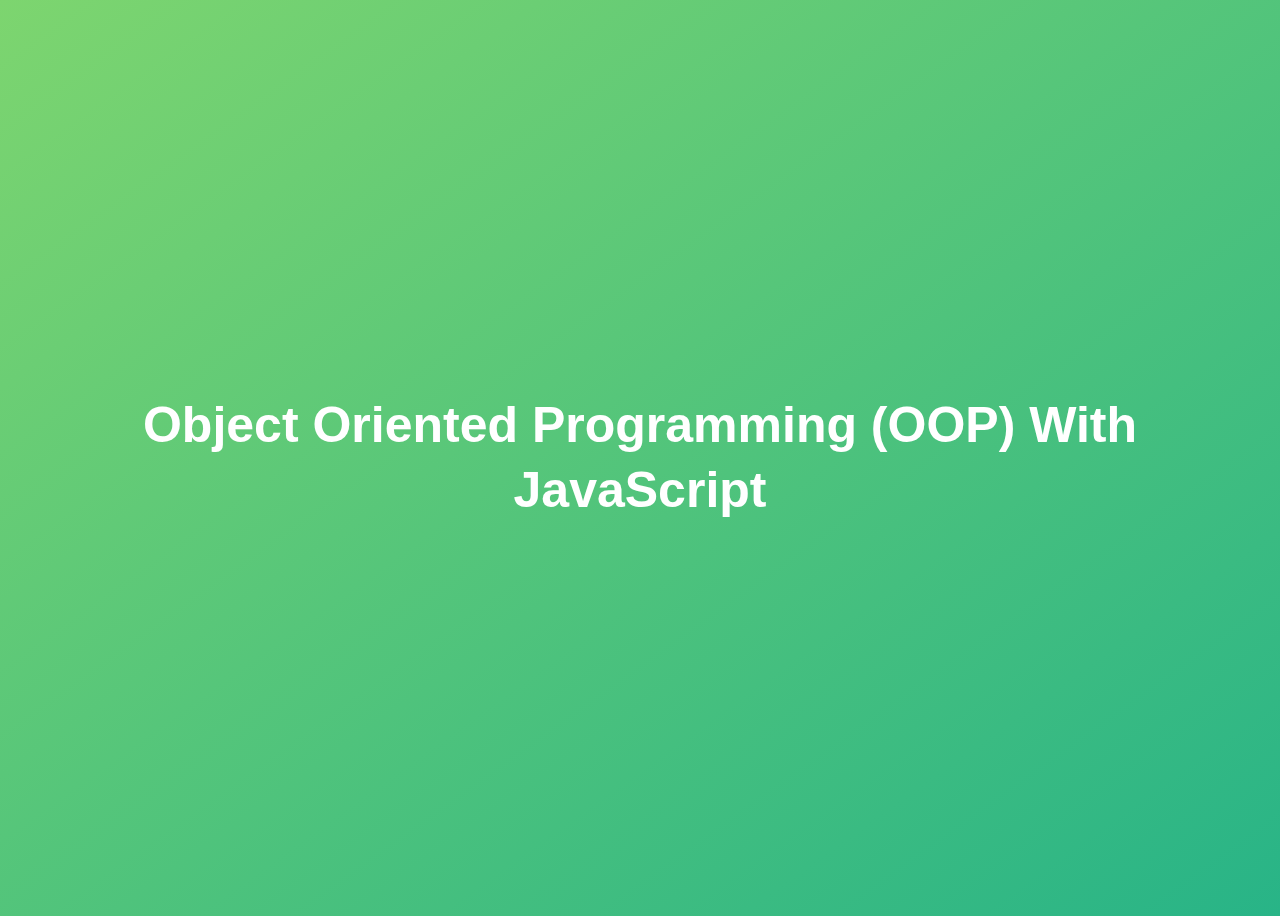
<file: 14-OOP/index.html>
<!DOCTYPE html>
<html lang="en">
  <head>
    <meta charset="UTF-8" />
    <meta name="viewport" content="width=device-width, initial-scale=1.0" />
    <meta http-equiv="X-UA-Compatible" content="ie=edge" />
    <title>Object Oriented Programming (OOP) With JavaScript</title>
    <style>
      body {
        height: 100vh;
        display: flex;
        align-items: center;
        background: linear-gradient(to top left, #28b487, #7dd56f);
      }
      h1 {
        font-family: sans-serif;
        font-size: 50px;
        line-height: 1.3;
        width: 100%;
        padding: 30px;
        text-align: center;
        color: white;
      }
    </style>
    <script defer src="script.js"></script>
  </head>
  <body>
    <h1>Object Oriented Programming (OOP) With JavaScript</h1>
  </body>
</html>
</file>
<file: 05-Guess-My-Number/style.css>
@import url('https://fonts.googleapis.com/css?family=Press+Start+2P&display=swap');

* {
  margin: 0;
  padding: 0;
  box-sizing: inherit;
}

html {
  font-size: 62.5%;
  box-sizing: border-box;
}

body {
  font-family: 'Press Start 2P', sans-serif;
  color: #eee;
  background-color: #222;
  /* background-color: #60b347; */
}

/* LAYOUT */
header {
  position: relative;
  height: 35vh;
  border-bottom: 7px solid #eee;
}

main {
  height: 65vh;
  color: #eee;
  display: flex;
  align-items: center;
  justify-content: space-around;
}

.left {
  width: 52rem;
  display: flex;
  flex-direction: column;
  align-items: center;
}

.right {
  width: 52rem;
  font-size: 2rem;
}

/* ELEMENTS STYLE */
h1 {
  font-size: 4rem;
  text-align: center;
  position: absolute;
  width: 100%;
  top: 52%;
  left: 50%;
  transform: translate(-50%, -50%);
}

.number {
  background: #eee;
  color: #333;
  font-size: 6rem;
  width: 15rem;
  padding: 3rem 0rem;
  text-align: center;
  position: absolute;
  bottom: 0;
  left: 50%;
  transform: translate(-50%, 50%);
}

.between {
  font-size: 1.4rem;
  position: absolute;
  top: 2rem;
  right: 2rem;
}

.again {
  position: absolute;
  top: 2rem;
  left: 2rem;
}

.guess {
  background: none;
  border: 4px solid #eee;
  font-family: inherit;
  color: inherit;
  font-size: 5rem;
  padding: 2.5rem;
  width: 25rem;
  text-align: center;
  display: block;
  margin-bottom: 3rem;
}

.btn {
  border: none;
  background-color: #eee;
  color: #222;
  font-size: 2rem;
  font-family: inherit;
  padding: 2rem 3rem;
  cursor: pointer;
}

.btn:hover {
  background-color: #ccc;
}

.message {
  margin-bottom: 8rem;
  height: 3rem;
}

.label-score {
  margin-bottom: 2rem;
}
</file>
<file: 06-Modal/style.css>
* {
  margin: 0;
  padding: 0;
  box-sizing: inherit;
}

html {
  font-size: 62.5%;
  box-sizing: border-box;
}

body {
  font-family: sans-serif;
  color: #333;
  line-height: 1.5;
  height: 100vh;
  position: relative;
  display: flex;
  align-items: flex-start;
  justify-content: center;
  background: linear-gradient(to top left, #28b487, #7dd56f);
}

.show-modal {
  font-size: 2rem;
  font-weight: 600;
  padding: 1.75rem 3.5rem;
  margin: 5rem 2rem;
  border: none;
  background-color: #fff;
  color: #444;
  border-radius: 10rem;
  cursor: pointer;
}

.close-modal {
  position: absolute;
  top: 1.2rem;
  right: 2rem;
  font-size: 5rem;
  color: #333;
  cursor: pointer;
  border: none;
  background: none;
}

h1 {
  font-size: 2.5rem;
  margin-bottom: 2rem;
}

p {
  font-size: 1.8rem;
}

/* -------------------------- */
/* CLASSES TO MAKE MODAL WORK */
.hidden {
  display: none;
}

.modal {
  position: absolute;
  top: 50%;
  left: 50%;
  transform: translate(-50%, -50%);
  width: 70%;

  background-color: white;
  padding: 6rem;
  border-radius: 5px;
  box-shadow: 0 3rem 5rem rgba(0, 0, 0, 0.3);
  z-index: 10;
}

.overlay {
  position: absolute;
  top: 0;
  left: 0;
  width: 100%;
  height: 100%;
  background-color: rgba(0, 0, 0, 0.6);
  backdrop-filter: blur(3px);
  z-index: 5;
}
</file>
<file: 07-Pig-Game/style.css>
@import url('https://fonts.googleapis.com/css2?family=Nunito&display=swap');

* {
  margin: 0;
  padding: 0;
  box-sizing: inherit;
}

html {
  font-size: 62.5%;
  box-sizing: border-box;
}

body {
  font-family: 'Nunito', sans-serif;
  font-weight: 400;
  height: 100vh;
  color: #333;
  background-image: linear-gradient(to top left, #753682 0%, #bf2e34 100%);
  display: flex;
  align-items: center;
  justify-content: center;
}

/* LAYOUT */
main {
  position: relative;
  width: 100rem;
  height: 60rem;
  background-color: rgba(255, 255, 255, 0.35);
  backdrop-filter: blur(200px);
  filter: blur();
  box-shadow: 0 3rem 5rem rgba(0, 0, 0, 0.25);
  border-radius: 9px;
  overflow: hidden;
  display: flex;
}

.player {
  flex: 50%;
  padding: 9rem;
  display: flex;
  flex-direction: column;
  align-items: center;
  transition: all 0.75s;
}

/* ELEMENTS */
.name {
  position: relative;
  font-size: 4rem;
  text-transform: uppercase;
  letter-spacing: 1px;
  word-spacing: 2px;
  font-weight: 300;
  margin-bottom: 1rem;
}

.score {
  font-size: 8rem;
  font-weight: 300;
  color: #c7365f;
  margin-bottom: auto;
}

.player--active {
  background-color: rgba(255, 255, 255, 0.4);
}
.player--active .name {
  font-weight: 700;
}
.player--active .score {
  font-weight: 400;
}

.player--active .current {
  opacity: 1;
}

.current {
  background-color: #c7365f;
  opacity: 0.8;
  border-radius: 9px;
  color: #fff;
  width: 65%;
  padding: 2rem;
  text-align: center;
  transition: all 0.75s;
}

.current-label {
  text-transform: uppercase;
  margin-bottom: 1rem;
  font-size: 1.7rem;
  color: #ddd;
}

.current-score {
  font-size: 3.5rem;
}

/* ABSOLUTE POSITIONED ELEMENTS */
.btn {
  position: absolute;
  left: 50%;
  transform: translateX(-50%);
  color: #444;
  background: none;
  border: none;
  font-family: inherit;
  font-size: 1.8rem;
  text-transform: uppercase;
  cursor: pointer;
  font-weight: 400;
  transition: all 0.2s;

  background-color: white;
  background-color: rgba(255, 255, 255, 0.6);
  backdrop-filter: blur(10px);

  padding: 0.7rem 2.5rem;
  border-radius: 50rem;
  box-shadow: 0 1.75rem 3.5rem rgba(0, 0, 0, 0.1);
}

.btn::first-letter {
  font-size: 2.4rem;
  display: inline-block;
  margin-right: 0.7rem;
}

.btn--new {
  top: 4rem;
}
.btn--roll {
  top: 39.3rem;
}
.btn--hold {
  top: 46.1rem;
}

.btn:active {
  transform: translate(-50%, 3px);
  box-shadow: 0 1rem 2rem rgba(0, 0, 0, 0.15);
}

.btn:focus {
  outline: none;
}

.dice {
  position: absolute;
  left: 50%;
  top: 16.5rem;
  transform: translateX(-50%);
  height: 10rem;
  box-shadow: 0 2rem 5rem rgba(0, 0, 0, 0.2);
}

.player--winner {
  background-color: #2f2f2f;
}

.player--winner .name {
  font-weight: 700;
  color: #c7365f;
}
</file>
<file: 11-Arrays-Bankist/style.css>
/*
 * Use this CSS to learn some intersting techniques,
 * in case you're wondering how I built the UI.
 * Have fun! 😁
 */

* {
    margin: 0;
    padding: 0;
    box-sizing: inherit;
}

html {
    font-size: 62.5%;
    box-sizing: border-box;
}

body {
    font-family: "Poppins", sans-serif;
    color: #444;
    background-color: #f3f3f3;
    height: 100vh;
    padding: 2rem;
}

nav {
    display: flex;
    justify-content: space-between;
    align-items: center;
    padding: 0 2rem;
}

.welcome {
    font-size: 1.9rem;
    font-weight: 500;
}

.logo {
    height: 5.25rem;
}

.login {
    display: flex;
}

.login__input {
    border: none;
    padding: 0.5rem 2rem;
    font-size: 1.6rem;
    font-family: inherit;
    text-align: center;
    width: 12rem;
    border-radius: 10rem;
    margin-right: 1rem;
    color: inherit;
    border: 1px solid #fff;
    transition: all 0.3s;
}

.login__input:focus {
    outline: none;
    border: 1px solid #ccc;
}

.login__input::placeholder {
    color: #bbb;
}

.login__btn {
    border: none;
    background: none;
    font-size: 2.2rem;
    color: inherit;
    cursor: pointer;
    transition: all 0.3s;
}

.login__btn:hover,
.login__btn:focus,
.btn--sort:hover,
.btn--sort:focus {
    outline: none;
    color: #777;
}

/* MAIN */
.app {
    position: relative;
    max-width: 100rem;
    margin: 4rem auto;
    display: grid;
    grid-template-columns: 4fr 3fr;
    grid-template-rows: auto repeat(3, 15rem) auto;
    gap: 2rem;

    /* NOTE This creates the fade in/out anumation */
    opacity: 0;
    transition: all 1s;
}

.balance {
    grid-column: 1 / span 2;
    display: flex;
    align-items: flex-end;
    justify-content: space-between;
    margin-bottom: 2rem;
}

.balance__label {
    font-size: 2.2rem;
    font-weight: 500;
    margin-bottom: -0.2rem;
}

.balance__date {
    font-size: 1.4rem;
    color: #888;
}

.balance__value {
    font-size: 4.5rem;
    font-weight: 400;
}

/* MOVEMENTS */
.movements {
    grid-row: 2 / span 3;
    background-color: #fff;
    border-radius: 1rem;
    overflow: scroll;
}

.movements__row {
    padding: 2.25rem 4rem;
    display: flex;
    align-items: center;
    border-bottom: 1px solid #eee;
}

.movements__type {
    font-size: 1.1rem;
    text-transform: uppercase;
    font-weight: 500;
    color: #fff;
    padding: 0.1rem 1rem;
    border-radius: 10rem;
    margin-right: 2rem;
}

.movements__date {
    font-size: 1.1rem;
    text-transform: uppercase;
    font-weight: 500;
    color: #666;
}

.movements__type--deposit {
    background-image: linear-gradient(to top left, #39b385, #9be15d);
}

.movements__type--withdrawal {
    background-image: linear-gradient(to top left, #e52a5a, #ff585f);
}

.movements__value {
    font-size: 1.7rem;
    margin-left: auto;
}

/* SUMMARY */
.summary {
    grid-row: 5 / 6;
    display: flex;
    align-items: baseline;
    padding: 0 0.3rem;
    margin-top: 1rem;
}

.summary__label {
    font-size: 1.2rem;
    font-weight: 500;
    text-transform: uppercase;
    margin-right: 0.8rem;
}

.summary__value {
    font-size: 2.2rem;
    margin-right: 2.5rem;
}

.summary__value--in,
.summary__value--interest {
    color: #66c873;
}

.summary__value--out {
    color: #f5465d;
}

.btn--sort {
    margin-left: auto;
    border: none;
    background: none;
    font-size: 1.3rem;
    font-weight: 500;
    cursor: pointer;
}

/* OPERATIONS */
.operation {
    border-radius: 1rem;
    padding: 3rem 4rem;
    color: #333;
}

.operation--transfer {
    background-image: linear-gradient(to top left, #ffb003, #ffcb03);
}

.operation--loan {
    background-image: linear-gradient(to top left, #39b385, #9be15d);
}

.operation--close {
    background-image: linear-gradient(to top left, #e52a5a, #ff585f);
}

h2 {
    margin-bottom: 1.5rem;
    font-size: 1.7rem;
    font-weight: 600;
    color: #333;
}

.form {
    display: grid;
    grid-template-columns: 2.5fr 2.5fr 1fr;
    grid-template-rows: auto auto;
    gap: 0.4rem 1rem;
}

/* Exceptions for interst */
.form.form--loan {
    grid-template-columns: 2.5fr 1fr 2.5fr;
}
.form__label--loan {
    grid-row: 2;
}
/* End exceptions */

.form__input {
    width: 100%;
    border: none;
    background-color: rgba(255, 255, 255, 0.4);
    font-family: inherit;
    font-size: 1.5rem;
    text-align: center;
    color: #333;
    padding: 0.3rem 1rem;
    border-radius: 0.7rem;
    transition: all 0.3s;
}

.form__input:focus {
    outline: none;
    background-color: rgba(255, 255, 255, 0.6);
}

.form__label {
    font-size: 1.3rem;
    text-align: center;
}

.form__btn {
    border: none;
    border-radius: 0.7rem;
    font-size: 1.8rem;
    background-color: #fff;
    cursor: pointer;
    transition: all 0.3s;
}

.form__btn:focus {
    outline: none;
    background-color: rgba(255, 255, 255, 0.8);
}

.logout-timer {
    padding: 0 0.3rem;
    margin-top: 1.9rem;
    text-align: right;
    font-size: 1.25rem;
}

.timer {
    font-weight: 600;
}
</file>
<file: 12-Numbers-Dates-Timers-Bankist/style.css>
/*
 * Use this CSS to learn some intersting techniques,
 * in case you're wondering how I built the UI.
 * Have fun! 😁
 */

* {
  margin: 0;
  padding: 0;
  box-sizing: inherit;
}

html {
  font-size: 62.5%;
  box-sizing: border-box;
}

body {
  font-family: 'Poppins', sans-serif;
  color: #444;
  background-color: #f3f3f3;
  height: 100vh;
  padding: 2rem;
}

nav {
  display: flex;
  justify-content: space-between;
  align-items: center;
  padding: 0 2rem;
}

.welcome {
  font-size: 1.9rem;
  font-weight: 500;
}

.logo {
  height: 5.25rem;
}

.login {
  display: flex;
}

.login__input {
  border: none;
  padding: 0.5rem 2rem;
  font-size: 1.6rem;
  font-family: inherit;
  text-align: center;
  width: 12rem;
  border-radius: 10rem;
  margin-right: 1rem;
  color: inherit;
  border: 1px solid #fff;
  transition: all 0.3s;
}

.login__input:focus {
  outline: none;
  border: 1px solid #ccc;
}

.login__input::placeholder {
  color: #bbb;
}

.login__btn {
  border: none;
  background: none;
  font-size: 2.2rem;
  color: inherit;
  cursor: pointer;
  transition: all 0.3s;
}

.login__btn:hover,
.login__btn:focus,
.btn--sort:hover,
.btn--sort:focus {
  outline: none;
  color: #777;
}

/* MAIN */
.app {
  position: relative;
  max-width: 100rem;
  margin: 4rem auto;
  display: grid;
  grid-template-columns: 4fr 3fr;
  grid-template-rows: auto repeat(3, 15rem) auto;
  gap: 2rem;

  /* NOTE This creates the fade in/out anumation */
  opacity: 0;
  transition: all 1s;
}

.balance {
  grid-column: 1 / span 2;
  display: flex;
  align-items: flex-end;
  justify-content: space-between;
  margin-bottom: 2rem;
}

.balance__label {
  font-size: 2.2rem;
  font-weight: 500;
  margin-bottom: -0.2rem;
}

.balance__date {
  font-size: 1.4rem;
  color: #888;
}

.balance__value {
  font-size: 4.5rem;
  font-weight: 400;
}

/* MOVEMENTS */
.movements {
  grid-row: 2 / span 3;
  background-color: #fff;
  border-radius: 1rem;
  overflow: scroll;
}

.movements__row {
  padding: 2.25rem 4rem;
  display: flex;
  align-items: center;
  border-bottom: 1px solid #eee;
}

.movements__type {
  font-size: 1.1rem;
  text-transform: uppercase;
  font-weight: 500;
  color: #fff;
  padding: 0.1rem 1rem;
  border-radius: 10rem;
  margin-right: 2rem;
}

.movements__date {
  font-size: 1.1rem;
  text-transform: uppercase;
  font-weight: 500;
  color: #666;
}

.movements__type--deposit {
  background-image: linear-gradient(to top left, #39b385, #9be15d);
}

.movements__type--withdrawal {
  background-image: linear-gradient(to top left, #e52a5a, #ff585f);
}

.movements__value {
  font-size: 1.7rem;
  margin-left: auto;
}

/* SUMMARY */
.summary {
  grid-row: 5 / 6;
  display: flex;
  align-items: baseline;
  padding: 0 0.3rem;
  margin-top: 1rem;
}

.summary__label {
  font-size: 1.2rem;
  font-weight: 500;
  text-transform: uppercase;
  margin-right: 0.8rem;
}

.summary__value {
  font-size: 2.2rem;
  margin-right: 2.5rem;
}

.summary__value--in,
.summary__value--interest {
  color: #66c873;
}

.summary__value--out {
  color: #f5465d;
}

.btn--sort {
  margin-left: auto;
  border: none;
  background: none;
  font-size: 1.3rem;
  font-weight: 500;
  cursor: pointer;
}

/* OPERATIONS */
.operation {
  border-radius: 1rem;
  padding: 3rem 4rem;
  color: #333;
}

.operation--transfer {
  background-image: linear-gradient(to top left, #ffb003, #ffcb03);
}

.operation--loan {
  background-image: linear-gradient(to top left, #39b385, #9be15d);
}

.operation--close {
  background-image: linear-gradient(to top left, #e52a5a, #ff585f);
}

h2 {
  margin-bottom: 1.5rem;
  font-size: 1.7rem;
  font-weight: 600;
  color: #333;
}

.form {
  display: grid;
  grid-template-columns: 2.5fr 2.5fr 1fr;
  grid-template-rows: auto auto;
  gap: 0.4rem 1rem;
}

/* Exceptions for interst */
.form.form--loan {
  grid-template-columns: 2.5fr 1fr 2.5fr;
}
.form__label--loan {
  grid-row: 2;
}
/* End exceptions */

.form__input {
  width: 100%;
  border: none;
  background-color: rgba(255, 255, 255, 0.4);
  font-family: inherit;
  font-size: 1.5rem;
  text-align: center;
  color: #333;
  padding: 0.3rem 1rem;
  border-radius: 0.7rem;
  transition: all 0.3s;
}

.form__input:focus {
  outline: none;
  background-color: rgba(255, 255, 255, 0.6);
}

.form__label {
  font-size: 1.3rem;
  text-align: center;
}

.form__btn {
  border: none;
  border-radius: 0.7rem;
  font-size: 1.8rem;
  background-color: #fff;
  cursor: pointer;
  transition: all 0.3s;
}

.form__btn:focus {
  outline: none;
  background-color: rgba(255, 255, 255, 0.8);
}

.logout-timer {
  padding: 0 0.3rem;
  margin-top: 1.9rem;
  text-align: right;
  font-size: 1.25rem;
}

.timer {
  font-weight: 600;
}
</file>
<file: 13-Advanced-DOM-Bankist/style.css>
/* The page is NOT responsive. You can implement responsiveness yourself if you wanna have some fun 😃 */

:root {
    --color-primary: #5ec576;
    --color-secondary: #ffcb03;
    --color-tertiary: #ff585f;
    --color-primary-darker: #4bbb7d;
    --color-secondary-darker: #ffbb00;
    --color-tertiary-darker: #fd424b;
    --color-primary-opacity: #5ec5763a;
    --color-secondary-opacity: #ffcd0331;
    --color-tertiary-opacity: #ff58602d;
    --gradient-primary: linear-gradient(to top left, #39b385, #9be15d);
    --gradient-secondary: linear-gradient(to top left, #ffb003, #ffcb03);
}

* {
    margin: 0;
    padding: 0;
    box-sizing: inherit;
}

html {
    font-size: 62.5%;
    box-sizing: border-box;
}

body {
    font-family: "Poppins", sans-serif;
    font-weight: 300;
    color: #444;
    line-height: 1.9;
    background-color: #f3f3f3;
}

/* GENERAL ELEMENTS */
.section {
    padding: 15rem 3rem;
    border-top: 1px solid #ddd;

    transition: transform 1s, opacity 1s;
}

.section--hidden {
    opacity: 0;
    transform: translateY(8rem);
}

.section__title {
    max-width: 80rem;
    margin: 0 auto 8rem auto;
}

.section__description {
    font-size: 1.8rem;
    font-weight: 600;
    text-transform: uppercase;
    color: var(--color-primary);
    margin-bottom: 1rem;
}

.section__header {
    font-size: 4rem;
    line-height: 1.3;
    font-weight: 500;
}

.btn {
    display: inline-block;
    background-color: var(--color-primary);
    font-size: 1.6rem;
    font-family: inherit;
    font-weight: 500;
    border: none;
    padding: 1.25rem 4.5rem;
    border-radius: 10rem;
    cursor: pointer;
    transition: all 0.3s;
}

.btn:hover {
    background-color: var(--color-primary-darker);
}

.btn--text {
    display: inline-block;
    background: none;
    font-size: 1.7rem;
    font-family: inherit;
    font-weight: 500;
    color: var(--color-primary);
    border: none;
    border-bottom: 1px solid currentColor;
    padding-bottom: 2px;
    cursor: pointer;
    transition: all 0.3s;
}

p {
    color: #666;
}

/* This is BAD for accessibility! Don't do in the real world! */
button:focus {
    outline: none;
}

img {
    transition: filter 0.5s;
}

.lazy-img {
    filter: blur(20px);
}

/* NAVIGATION */
.nav {
    display: flex;
    justify-content: space-between;
    align-items: center;
    height: 9rem;
    width: 100%;
    padding: 0 6rem;
    z-index: 100;
}

/* nav and stickly class at the same time */
.nav.sticky {
    position: fixed;
    background-color: rgba(255, 255, 255, 0.95);
}

.nav__logo {
    height: 4.5rem;
    transition: all 0.3s;
}

.nav__links {
    display: flex;
    align-items: center;
    list-style: none;
}

.nav__item {
    margin-left: 4rem;
}

.nav__link:link,
.nav__link:visited {
    font-size: 1.7rem;
    font-weight: 400;
    color: inherit;
    text-decoration: none;
    display: block;
    transition: all 0.3s;
}

.nav__link--btn:link,
.nav__link--btn:visited {
    padding: 0.8rem 2.5rem;
    border-radius: 3rem;
    background-color: var(--color-primary);
    color: #222;
}

.nav__link--btn:hover,
.nav__link--btn:active {
    color: inherit;
    background-color: var(--color-primary-darker);
    color: #333;
}

/* HEADER */
.header {
    padding: 0 3rem;
    height: 100vh;
    display: flex;
    flex-direction: column;
    align-items: center;
}

.header__title {
    flex: 1;

    max-width: 115rem;
    display: grid;
    grid-template-columns: 3fr 2fr;
    row-gap: 3rem;
    align-content: center;
    justify-content: center;

    align-items: start;
    justify-items: start;
}

h1 {
    font-size: 5.5rem;
    line-height: 1.35;
}

h4 {
    font-size: 2.4rem;
    font-weight: 500;
}

.header__img {
    width: 100%;
    grid-column: 2 / 3;
    grid-row: 1 / span 4;
    transform: translateY(-6rem);
}

.highlight {
    position: relative;
}

.highlight::after {
    display: block;
    content: "";
    position: absolute;
    bottom: 0;
    left: 0;
    height: 100%;
    width: 100%;
    z-index: -1;
    opacity: 0.7;
    transform: scale(1.07, 1.05) skewX(-15deg);
    background-image: var(--gradient-primary);
}

/* FEATURES */
.features {
    display: grid;
    grid-template-columns: 1fr 1fr;
    gap: 4rem;
    margin: 0 12rem;
}

.features__img {
    width: 100%;
}

.features__feature {
    align-self: center;
    justify-self: center;
    width: 70%;
    font-size: 1.5rem;
}

.features__icon {
    display: flex;
    align-items: center;
    justify-content: center;
    background-color: var(--color-primary-opacity);
    height: 5.5rem;
    width: 5.5rem;
    border-radius: 50%;
    margin-bottom: 2rem;
}

.features__icon svg {
    height: 2.5rem;
    width: 2.5rem;
    fill: var(--color-primary);
}

.features__header {
    font-size: 2rem;
    margin-bottom: 1rem;
}

/* OPERATIONS */
.operations {
    max-width: 100rem;
    margin: 12rem auto 0 auto;

    background-color: #fff;
}

.operations__tab-container {
    display: flex;
    justify-content: center;
}

.operations__tab {
    margin-right: 2.5rem;
    transform: translateY(-50%);
}

.operations__tab span {
    margin-right: 1rem;
    font-weight: 600;
    display: inline-block;
}

.operations__tab--1 {
    background-color: var(--color-secondary);
}

.operations__tab--1:hover {
    background-color: var(--color-secondary-darker);
}

.operations__tab--3 {
    background-color: var(--color-tertiary);
    margin: 0;
}

.operations__tab--3:hover {
    background-color: var(--color-tertiary-darker);
}

.operations__tab--active {
    transform: translateY(-66%);
}

.operations__content {
    display: none;

    /* JUST PRESENTATIONAL */
    font-size: 1.7rem;
    padding: 2.5rem 7rem 6.5rem 7rem;
}

.operations__content--active {
    display: grid;
    grid-template-columns: 7rem 1fr;
    column-gap: 3rem;
    row-gap: 0.5rem;
}

.operations__header {
    font-size: 2.25rem;
    font-weight: 500;
    align-self: center;
}

.operations__icon {
    display: flex;
    align-items: center;
    justify-content: center;
    height: 7rem;
    width: 7rem;
    border-radius: 50%;
}

.operations__icon svg {
    height: 2.75rem;
    width: 2.75rem;
}

.operations__content p {
    grid-column: 2;
}

.operations__icon--1 {
    background-color: var(--color-secondary-opacity);
}
.operations__icon--2 {
    background-color: var(--color-primary-opacity);
}
.operations__icon--3 {
    background-color: var(--color-tertiary-opacity);
}
.operations__icon--1 svg {
    fill: var(--color-secondary-darker);
}
.operations__icon--2 svg {
    fill: var(--color-primary);
}
.operations__icon--3 svg {
    fill: var(--color-tertiary);
}

/* SLIDER */
.slider {
    max-width: 100rem;
    height: 50rem;
    margin: 0 auto;
    position: relative;

    /* IN THE END */
    overflow: hidden;
}

.slide {
    position: absolute;
    top: 0;
    width: 100%;
    height: 50rem;

    display: flex;
    align-items: center;
    justify-content: center;

    /* THIS creates the animation! */
    transition: transform 1s;
}

.slide > img {
    /* Only for images that have different size than slide */
    width: 100%;
    height: 100%;
    object-fit: cover;
}

.slider__btn {
    position: absolute;
    top: 50%;
    z-index: 10;

    border: none;
    background: rgba(255, 255, 255, 0.7);
    font-family: inherit;
    color: #333;
    border-radius: 50%;
    height: 5.5rem;
    width: 5.5rem;
    font-size: 3.25rem;
    cursor: pointer;
}

.slider__btn--left {
    left: 6%;
    transform: translate(-50%, -50%);
}

.slider__btn--right {
    right: 6%;
    transform: translate(50%, -50%);
}

.dots {
    position: absolute;
    bottom: 5%;
    left: 50%;
    transform: translateX(-50%);
    display: flex;
}

.dots__dot {
    border: none;
    background-color: #b9b9b9;
    opacity: 0.7;
    height: 1rem;
    width: 1rem;
    border-radius: 50%;
    margin-right: 1.75rem;
    cursor: pointer;
    transition: all 0.5s;

    /* Only necessary when overlying images */
    /* box-shadow: 0 0.6rem 1.5rem rgba(0, 0, 0, 0.7); */
}

.dots__dot:last-child {
    margin: 0;
}

.dots__dot--active {
    /* background-color: #fff; */
    background-color: #888;
    opacity: 1;
}

/* TESTIMONIALS */
.testimonial {
    width: 65%;
    position: relative;
}

.testimonial::before {
    content: "\201C";
    position: absolute;
    top: -5.7rem;
    left: -6.8rem;
    line-height: 1;
    font-size: 20rem;
    font-family: inherit;
    color: var(--color-primary);
    z-index: -1;
}

.testimonial__header {
    font-size: 2.25rem;
    font-weight: 500;
    margin-bottom: 1.5rem;
}

.testimonial__text {
    font-size: 1.7rem;
    margin-bottom: 3.5rem;
    color: #666;
}

.testimonial__author {
    margin-left: 3rem;
    font-style: normal;

    display: grid;
    grid-template-columns: 6.5rem 1fr;
    column-gap: 2rem;
}

.testimonial__photo {
    grid-row: 1 / span 2;
    width: 6.5rem;
    border-radius: 50%;
}

.testimonial__name {
    font-size: 1.7rem;
    font-weight: 500;
    align-self: end;
    margin: 0;
}

.testimonial__location {
    font-size: 1.5rem;
}

.section__title--testimonials {
    margin-bottom: 4rem;
}

/* SIGNUP */
.section--sign-up {
    background-color: #37383d;
    border-top: none;
    border-bottom: 1px solid #444;
    text-align: center;
    padding: 10rem 3rem;
}

.section--sign-up .section__header {
    color: #fff;
    text-align: center;
}

.section--sign-up .section__title {
    margin-bottom: 6rem;
}

.section--sign-up .btn {
    font-size: 1.9rem;
    padding: 2rem 5rem;
}

/* FOOTER */
.footer {
    padding: 10rem 3rem;
    background-color: #37383d;
}

.footer__nav {
    list-style: none;
    display: flex;
    justify-content: center;
    margin-bottom: 5rem;
}

.footer__item {
    margin-right: 4rem;
}

.footer__link {
    font-size: 1.6rem;
    color: #eee;
    text-decoration: none;
}

.footer__logo {
    height: 5rem;
    display: block;
    margin: 0 auto;
    margin-bottom: 5rem;
}

.footer__copyright {
    font-size: 1.4rem;
    color: #aaa;
    text-align: center;
}

.footer__copyright .footer__link {
    font-size: 1.4rem;
}

/* MODAL WINDOW */
.modal {
    position: fixed;
    top: 50%;
    left: 50%;
    transform: translate(-50%, -50%);
    max-width: 60rem;
    background-color: #f3f3f3;
    padding: 5rem 6rem;
    box-shadow: 0 4rem 6rem rgba(0, 0, 0, 0.3);
    z-index: 1000;
    transition: all 0.5s;
}

.overlay {
    position: fixed;
    top: 0;
    left: 0;
    width: 100%;
    height: 100%;
    background-color: rgba(0, 0, 0, 0.5);
    backdrop-filter: blur(4px);
    z-index: 100;
    transition: all 0.5s;
}

.modal__header {
    font-size: 3.25rem;
    margin-bottom: 4.5rem;
    line-height: 1.5;
}

.modal__form {
    margin: 0 3rem;
    display: grid;
    grid-template-columns: 1fr 2fr;
    align-items: center;
    gap: 2.5rem;
}

.modal__form label {
    font-size: 1.7rem;
    font-weight: 500;
}

.modal__form input {
    font-size: 1.7rem;
    padding: 1rem 1.5rem;
    border: 1px solid #ddd;
    border-radius: 0.5rem;
}

.modal__form button {
    grid-column: 1 / span 2;
    justify-self: center;
    margin-top: 1rem;
}

.btn--close-modal {
    font-family: inherit;
    color: inherit;
    position: absolute;
    top: 0.5rem;
    right: 2rem;
    font-size: 4rem;
    cursor: pointer;
    border: none;
    background: none;
}

.hidden {
    visibility: hidden;
    opacity: 0;
}

/* COOKIE MESSAGE */
.cookie-message {
    display: flex;
    align-items: center;
    justify-content: space-evenly;
    width: 100%;
    background-color: white;
    color: #bbb;
    font-size: 1.5rem;
    font-weight: 400;
}

/* my style */
/* .btn--close-cookie {
    margin: 10px 0;
    height: 40px;
    padding: 0.25rem 4.5rem;
} */
</file>
